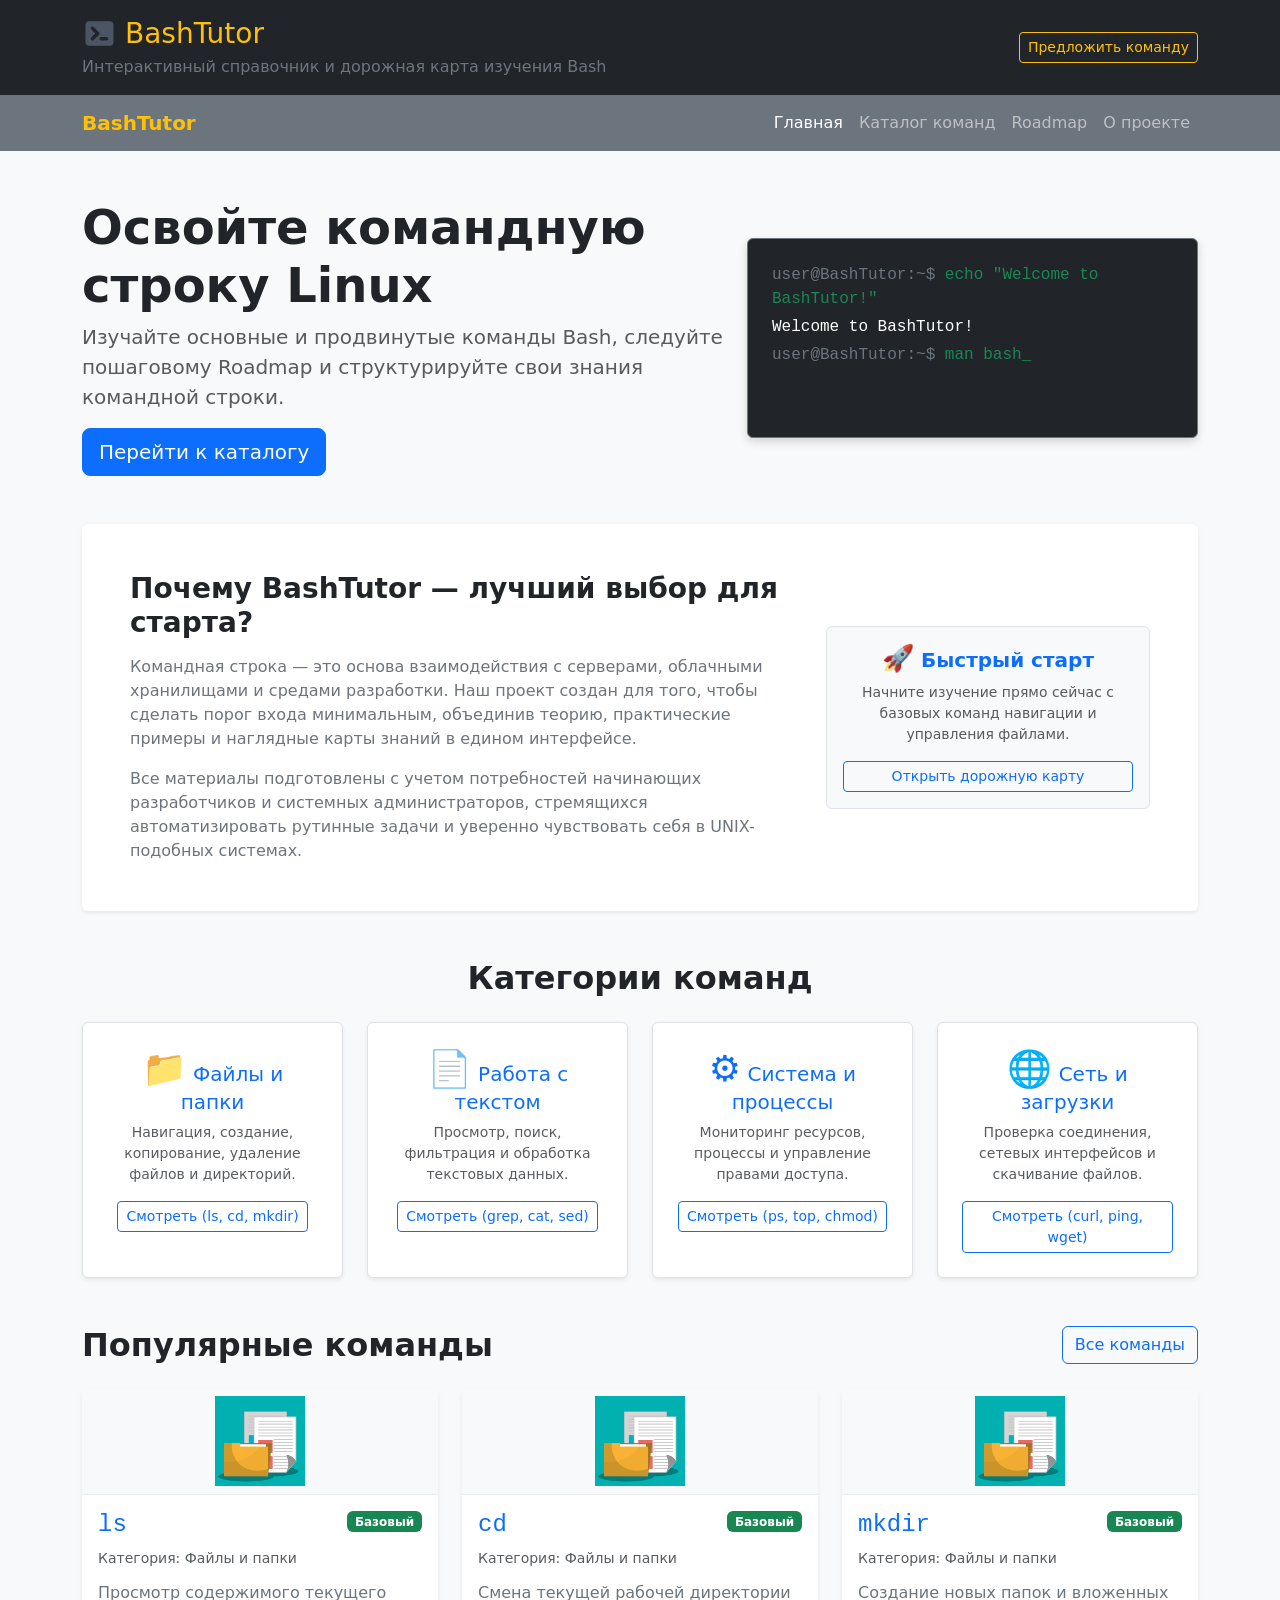
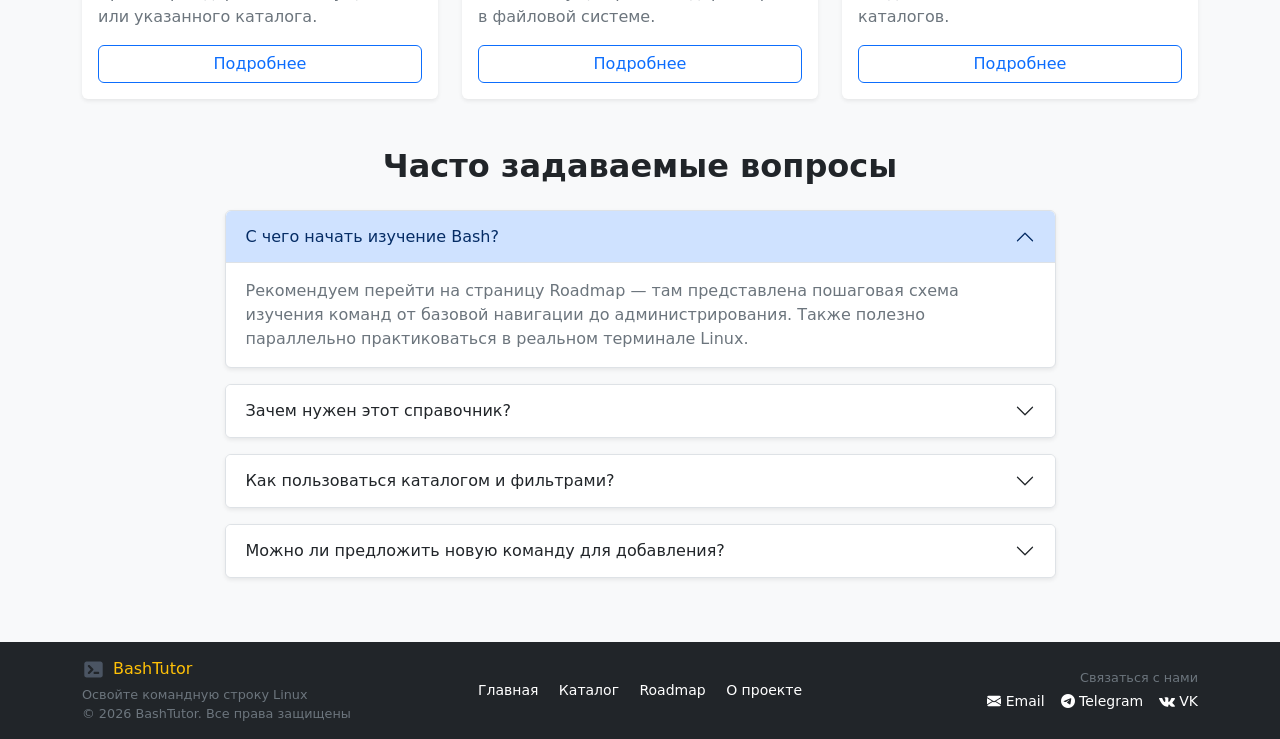
<file: index.html>
<!DOCTYPE html>
<html lang="ru">

<head>
    <meta charset="UTF-8">
    <meta name="viewport" content="width=device-width, initial-scale=1.0">
    <title>BashTutor — Образовательная платформа по командам Bash</title>
    <link href="https://cdn.jsdelivr.net/npm/bootstrap@5.3.3/dist/css/bootstrap.min.css" rel="stylesheet">
    <link rel="icon" href="images/icon.svg">
    <link rel="stylesheet" href="https://cdn.jsdelivr.net/npm/bootstrap-icons@1.11.3/font/bootstrap-icons.min.css">
    <link rel="stylesheet" href="css/custom.css">
</head>

<body class="d-flex flex-column min-vh-100 bg-light">

    <header class="bg-dark text-white py-3">
        <div class="container">
            <div class="row align-items-center">
                <div class="col-12 col-md-8">
                    <div class="d-flex align-items-center gap-2 mb-1">
                        <img class="logo" src="./images/icon.svg" width="35" height="35" alt="логотип">
                        <h1 class="h3 mb-0 text-warning">BashTutor</h1>
                    </div>
                    <p class="mb-0 text-secondary">Интерактивный справочник и дорожная карта изучения Bash</p>
                </div>
                <div class="col-12 col-md-4 text-md-end mt-2 mt-md-0">
                    <button type="button" class="btn btn-outline-warning btn-sm" data-bs-toggle="modal"
                        data-bs-target="#feedbackModal">
                        Предложить команду
                    </button>
                </div>
            </div>
        </div>
    </header>

    <nav class="navbar navbar-expand-lg navbar-dark bg-secondary">
        <div class="container">
            <a class="navbar-brand fw-bold text-warning" href="index.html">BashTutor</a>
            <button class="navbar-toggler" type="button" data-bs-toggle="collapse" data-bs-target="#mainNavbar"
                aria-controls="mainNavbar" aria-expanded="false" aria-label="Переключить навигацию">
                <span class="navbar-toggler-icon"></span>
            </button>
            <div class="collapse navbar-collapse" id="mainNavbar">
                <ul class="navbar-nav ms-auto">
                    <li class="nav-item">
                        <a class="nav-link active" aria-current="page" href="index.html">Главная</a>
                    </li>
                    <li class="nav-item">
                        <a class="nav-link" href="catalog.html">Каталог команд</a>
                    </li>
                    <li class="nav-item">
                        <a class="nav-link" href="roadmap.html">Roadmap</a>
                    </li>
                    <li class="nav-item">
                        <a class="nav-link" href="about.html">О проекте</a>
                    </li>
                </ul>
            </div>
        </div>
    </nav>

    <main class="flex-grow-1">
        <section class="container my-5">
            <div class="row align-items-center g-4">
                <div class="col-12 col-lg-7">
                    <h2 class="display-5 fw-bold text-dark">Освойте командную строку Linux</h2>
                    <p class="lead text-muted">
                        Изучайте основные и продвинутые команды Bash, следуйте пошаговому Roadmap и структурируйте свои
                        знания командной строки.
                    </p>
                    <div class="d-flex gap-3">
                        <a href="catalog.html" class="btn btn-primary btn-lg">Перейти к каталогу</a>
                    </div>
                </div>
                <div class="col-12 col-lg-5">
                    <div
                        class="p-4 bg-dark text-success rounded border border-secondary placeholder-box font-monospace">
                        <p class="mb-1"><span class="text-secondary">user@BashTutor:~$</span> echo "Welcome to
                            BashTutor!"</p>
                        <p class="mb-1 text-white">Welcome to BashTutor!</p>
                        <p class="mb-0"><span class="text-secondary">user@BashTutor:~$</span> man bash_</p>
                    </div>
                </div>
            </div>
        </section>

        <!-- Новый блок с дополнительным текстом и описанием -->
        <section class="container my-5">
            <div class="p-4 p-md-5 bg-white rounded shadow-sm border-0">
                <div class="row align-items-center g-4">
                    <div class="col-12 col-lg-8">
                        <h3 class="fw-bold text-dark mb-3">Почему BashTutor — лучший выбор для старта?</h3>
                        <p class="text-secondary mb-3">
                            Командная строка — это основа взаимодействия с серверами, облачными хранилищами и средами
                            разработки. Наш проект создан для того, чтобы сделать порог входа минимальным, объединив
                            теорию, практические примеры и наглядные карты знаний в едином интерфейсе.
                        </p>
                        <p class="text-secondary mb-0">
                            Все материалы подготовлены с учетом потребностей начинающих разработчиков и системных
                            администраторов, стремящихся автоматизировать рутинные задачи и уверенно чувствовать себя в
                            UNIX-подобных системах.
                        </p>
                    </div>
                    <div class="col-12 col-lg-4 text-center">
                        <div class="p-3 bg-light rounded border">
                            <h4 class="h5 fw-bold text-primary mb-2"><span style="font-size: 1.3em;">🚀</span> Быстрый
                                старт</h4>
                            <p class="small text-muted mb-3">Начните изучение прямо сейчас с базовых команд навигации и
                                управления файлами.</p>
                            <a href="roadmap.html" class="btn btn-sm btn-outline-primary w-100">Открыть дорожную
                                карту</a>
                        </div>
                    </div>
                </div>
            </div>
        </section>

        <section class="container my-5">
            <h2 class="text-center mb-4 fw-bold">Категории команд</h2>
            <div class="row g-4">
                <div class="col-12 col-md-6 col-lg-3">
                    <div class="p-4 border rounded bg-white h-100 shadow-sm text-center">
                        <h3 class="h5 text-primary"><span style="font-size: 1.8em;">📁</span> Файлы и папки</h3>
                        <p class="text-muted small">Навигация, создание, копирование, удаление файлов и директорий.</p>
                        <a href="catalog.html?cat=files" class="btn btn-sm btn-outline-primary">Смотреть (ls, cd,
                            mkdir)</a>
                    </div>
                </div>
                <div class="col-12 col-md-6 col-lg-3">
                    <div class="p-4 border rounded bg-white h-100 shadow-sm text-center">
                        <h3 class="h5 text-primary"><span style="font-size: 1.8em;">📄</span> Работа с текстом</h3>
                        <p class="text-muted small">Просмотр, поиск, фильтрация и обработка текстовых данных.</p>
                        <a href="catalog.html?cat=text" class="btn btn-sm btn-outline-primary">Смотреть (grep, cat,
                            sed)</a>
                    </div>
                </div>
                <div class="col-12 col-md-6 col-lg-3">
                    <div class="p-4 border rounded bg-white h-100 shadow-sm text-center">
                        <h3 class="h5 text-primary"><span style="font-size: 1.8em;">⚙️</span> Система и процессы</h3>
                        <p class="text-muted small">Мониторинг ресурсов, процессы и управление правами доступа.</p>
                        <a href="catalog.html?cat=system" class="btn btn-sm btn-outline-primary">Смотреть (ps, top,
                            chmod)</a>
                    </div>
                </div>
                <div class="col-12 col-md-6 col-lg-3">
                    <div class="p-4 border rounded bg-white h-100 shadow-sm text-center">
                        <h3 class="h5 text-primary"><span style="font-size: 1.8em;">🌐</span> Сеть и загрузки</h3>
                        <p class="text-muted small">Проверка соединения, сетевых интерфейсов и скачивание файлов.</p>
                        <a href="catalog.html?cat=network" class="btn btn-sm btn-outline-primary">Смотреть (curl, ping,
                            wget)</a>
                    </div>
                </div>
            </div>
        </section>

        <section class="container my-5">
            <div class="d-flex justify-content-between align-items-center mb-4">
                <h2 class="mb-0 fw-bold">Популярные команды</h2>
                <a class="btn btn-outline-primary" href="catalog.html">Все команды</a>
            </div>
            <div class="row g-4">

                <div class="col-12 col-md-6 col-lg-4">
                    <div class="card h-100 shadow-sm border-0">
                        <div
                            class="card-img-top card-illustration bg-light py-2 text-center d-flex align-items-center justify-content-center">
                            <img src="./images/folders.jpg" class="img-fluid" style="max-height: 90px;"
                                alt="Иллюстрация">
                        </div>
                        <div class="card-body d-flex flex-column">
                            <div class="d-flex justify-content-between align-items-start mb-2">
                                <h2 class="card-title h4 font-monospace text-primary mb-0">ls</h2>
                                <span class="badge bg-success">Базовый</span>
                            </div>
                            <p class="text-muted small mb-1">Категория: Файлы и папки</p>
                            <p class="card-text text-secondary mt-2 mb-3">Просмотр содержимого текущего или указанного
                                каталога.</p>
                            <a href="./commands/command-ls.html" class="btn btn-outline-primary mt-auto">Подробнее</a>
                        </div>
                    </div>
                </div>

                <div class="col-12 col-md-6 col-lg-4">
                    <div class="card h-100 shadow-sm border-0">
                        <div
                            class="card-img-top card-illustration bg-light py-2 text-center d-flex align-items-center justify-content-center">
                            <img src="./images/folders.jpg" class="img-fluid" style="max-height: 90px;"
                                alt="Иллюстрация">
                        </div>
                        <div class="card-body d-flex flex-column">
                            <div class="d-flex justify-content-between align-items-start mb-2">
                                <h2 class="card-title h4 font-monospace text-primary mb-0">cd</h2>
                                <span class="badge bg-success">Базовый</span>
                            </div>
                            <p class="text-muted small mb-1">Категория: Файлы и папки</p>
                            <p class="card-text text-secondary mt-2 mb-3">Смена текущей рабочей директории в файловой
                                системе.</p>
                            <a href="./commands/command-cd.html" class="btn btn-outline-primary mt-auto">Подробнее</a>
                        </div>
                    </div>
                </div>

                <div class="col-12 col-md-6 col-lg-4">
                    <div class="card h-100 shadow-sm border-0">
                        <div
                            class="card-img-top card-illustration bg-light py-2 text-center d-flex align-items-center justify-content-center">
                            <img src="./images/folders.jpg" class="img-fluid" style="max-height: 90px;"
                                alt="Иллюстрация">
                        </div>
                        <div class="card-body d-flex flex-column">
                            <div class="d-flex justify-content-between align-items-start mb-2">
                                <h2 class="card-title h4 font-monospace text-primary mb-0">mkdir</h2>
                                <span class="badge bg-success">Базовый</span>
                            </div>
                            <p class="text-muted small mb-1">Категория: Файлы и папки</p>
                            <p class="card-text text-secondary mt-2 mb-3">Создание новых папок и вложенных каталогов.
                            </p>
                            <a href="./commands/command-mkdir.html"
                                class="btn btn-outline-primary mt-auto">Подробнее</a>
                        </div>
                    </div>
                </div>
            </div>
        </section>

        <section class="container my-5">
            <h2 class="text-center mb-4 fw-bold">Часто задаваемые вопросы</h2>
            <div class="row justify-content-center">
                <div class="col-12 col-lg-9">
                    <div class="accordion" id="faqAccordion">
                        <div class="accordion-item mb-3 border rounded shadow-sm overflow-hidden">
                            <h3 class="accordion-header" id="faqHeading1">
                                <button class="accordion-button" type="button" data-bs-toggle="collapse"
                                    data-bs-target="#faqCollapse1" aria-expanded="true" aria-controls="faqCollapse1">
                                    С чего начать изучение Bash?
                                </button>
                            </h3>
                            <div id="faqCollapse1" class="accordion-collapse collapse show"
                                aria-labelledby="faqHeading1">
                                <div class="accordion-body text-secondary">
                                    Рекомендуем перейти на страницу Roadmap — там представлена пошаговая схема изучения
                                    команд от базовой навигации до администрирования. Также полезно параллельно
                                    практиковаться в реальном терминале Linux.
                                </div>
                            </div>
                        </div>

                        <div class="accordion-item mb-3 border rounded shadow-sm overflow-hidden">
                            <h3 class="accordion-header" id="faqHeading2">
                                <button class="accordion-button collapsed" type="button" data-bs-toggle="collapse"
                                    data-bs-target="#faqCollapse2" aria-expanded="false" aria-controls="faqCollapse2">
                                    Зачем нужен этот справочник?
                                </button>
                            </h3>
                            <div id="faqCollapse2" class="accordion-collapse collapse" aria-labelledby="faqHeading2">
                                <div class="accordion-body text-secondary">
                                    Он позволяет быстро находить синтаксис, ключи, флаги и рабочие примеры использования
                                    команд без необходимости долго искать их в мануалах (`man`). Каждый раздел содержит
                                    структурированную документацию и практические примеры.
                                </div>
                            </div>
                        </div>

                        <div class="accordion-item mb-3 border rounded shadow-sm overflow-hidden">
                            <h3 class="accordion-header" id="faqHeading3">
                                <button class="accordion-button collapsed" type="button" data-bs-toggle="collapse"
                                    data-bs-target="#faqCollapse3" aria-expanded="false" aria-controls="faqCollapse3">
                                    Как пользоваться каталогом и фильтрами?
                                </button>
                            </h3>
                            <div id="faqCollapse3" class="accordion-collapse collapse" aria-labelledby="faqHeading3">
                                <div class="accordion-body text-secondary">
                                    На странице «Каталог команд» вы можете использовать удобную строку поиска по
                                    названию команды, а также выпадающий список для фильтрации по конкретным
                                    функциональным категориям.
                                </div>
                            </div>
                        </div>

                        <div class="accordion-item mb-3 border rounded shadow-sm overflow-hidden">
                            <h3 class="accordion-header" id="faqHeading4">
                                <button class="accordion-button collapsed" type="button" data-bs-toggle="collapse"
                                    data-bs-target="#faqCollapse4" aria-expanded="false" aria-controls="faqCollapse4">
                                    Можно ли предложить новую команду для добавления?
                                </button>
                            </h3>
                            <div id="faqCollapse4" class="accordion-collapse collapse" aria-labelledby="faqHeading4">
                                <div class="accordion-body text-secondary">
                                    Да! Для этого предусмотрена специальная интерактивная кнопка «Предложить команду» в
                                    шапке сайта. Откроется модальное окно, где вы сможете указать название новой
                                    команды, её категорию и краткое описание.
                                </div>
                            </div>
                        </div>
                    </div>
                </div>
            </div>
        </section>
    </main>

    <div class="modal fade" id="feedbackModal" tabindex="-1" aria-labelledby="feedbackModalLabel" aria-hidden="true">
        <div class="modal-dialog modal-dialog-centered">
            <div class="modal-content">
                <div class="modal-header bg-primary text-white">
                    <h5 class="modal-title" id="feedbackModalLabel">Предложить новую команду</h5>
                    <button type="button" class="btn-close btn-close-white" data-bs-dismiss="modal"
                        aria-label="Закрыть"></button>
                </div>
                <form>
                    <div class="modal-body">
                        <p class="text-muted small mb-3">Знаете полезную команду Bash, которой нет в нашем справочнике?
                            Заполните форму ниже.</p>

                        <div class="mb-3">
                            <label for="cmd-name" class="form-label">Название команды *</label>
                            <input type="text" class="form-control font-monospace" id="cmd-name"
                                placeholder="например, htop" required>
                        </div>

                        <div class="mb-3">
                            <label for="cmd-category" class="form-label">Категория *</label>
                            <select class="form-select" id="cmd-category" required>
                                <option value="" selected disabled>Выберите категорию</option>
                                <option value="files">Файлы и папки</option>
                                <option value="text">Работа с текстом</option>
                                <option value="system">Система и процессы</option>
                                <option value="network">Сеть и загрузки</option>
                            </select>
                        </div>

                        <div class="mb-3">
                            <label for="cmd-description" class="form-label">Краткое описание / Пример
                                использования</label>
                            <textarea class="form-control" id="cmd-description" rows="3"
                                placeholder="Опишите, зачем нужна команда и приведите пример..."></textarea>
                        </div>

                        <div class="mb-3">
                            <label for="user-email" class="form-label">Ваш E-mail (опционально)</label>
                            <div class="input-group">
                                <span class="input-group-text">@</span>
                                <input type="email" class="form-control" id="user-email" placeholder="name@example.com">
                            </div>
                        </div>

                        <div class="form-check mb-2">
                            <input class="form-check-input" type="checkbox" id="agreeCheck" required>
                            <label class="form-check-label small text-muted" for="agreeCheck">
                                Согласен на публикацию предложенного примера
                            </label>
                        </div>
                    </div>
                    <div class="modal-footer">
                        <button type="button" class="btn btn-outline-secondary" data-bs-dismiss="modal">Отмена</button>
                        <button type="submit" class="btn btn-primary">Отправить предложение</button>
                    </div>
                </form>
            </div>
        </div>
    </div>

    <footer class="bg-dark text-white py-3 mt-auto small">
        <div class="container">
            <div class="row align-items-center g-3">
                <div class="col-12 col-md-4 text-center text-md-start">
                    <div class="d-flex align-items-center justify-content-center justify-content-md-start gap-2 mb-1">
                        <img class="logo" src="./images/icon.svg" width="23" height="23" alt="логотип">
                        <h1 class="h6 mb-0 text-warning">BashTutor</h1>
                    </div>
                    <p class="mb-0 text-secondary" style="font-size: 0.8rem;">Освойте командную строку Linux</p>
                    <p class="mb-0 text-secondary" style="font-size: 0.8rem;">&copy; 2026 BashTutor. Все права защищены
                    </p>
                </div>

                <div class="col-12 col-md-4 text-center text-nowrap">
                    <ul class="list-inline mb-0">
                        <li class="list-inline-item me-3"><a href="./index.html"
                                class="text-white text-decoration-none">Главная</a></li>
                        <li class="list-inline-item me-3"><a href="./catalog.html"
                                class="text-white text-decoration-none">Каталог</a></li>
                        <li class="list-inline-item me-3"><a href="./roadmap.html"
                                class="text-white text-decoration-none">Roadmap</a></li>
                        <li class="list-inline-item"><a href="./about.html" class="text-white text-decoration-none">О
                                проекте</a></li>
                    </ul>
                </div>

                <div class="col-12 col-md-4 text-center text-md-end">
                    <p class="mb-1 text-secondary" style="font-size: 0.8rem;">Связаться с нами</p>
                    <div class="d-flex justify-content-center justify-content-md-end align-items-center gap-3">
                        <a href="mailto:example@mail.ru" class="text-white text-decoration-none" title="Email">
                            <i class="bi bi-envelope-fill"></i> Email
                        </a>
                        <a href="https://t.me/your_telegram" target="_blank" class="text-white text-decoration-none"
                            title="Telegram">
                            <i class="bi bi-telegram"></i> Telegram
                        </a>
                        <a href="https://vk.com/your_vk" target="_blank"
                            class="text-white text-decoration-none d-inline-flex align-items-center gap-1"
                            title="ВКонтакте">
                            <svg xmlns="http://www.w3.org/2000/svg" width="16" height="16" fill="currentColor"
                                viewBox="0 0 24 24">
                                <path
                                    d="M13.162 18.994c.609 0 .858-.406.851-.915-.031-1.917.714-2.949 2.059-1.604 1.488 1.488 1.796 2.519 3.603 2.519h3.2c.808 0 1.126-.26 1.126-.668 0-.863-1.421-2.386-2.625-3.504-1.686-1.565-1.765-1.602-.313-3.486 1.801-2.339 4.157-5.336 2.073-5.336h-3.981c-.772 0-.828.435-1.103 1.083-.995 2.347-2.886 5.387-3.604 4.922-.751-.485-.407-2.406-.35-5.261.015-.754.011-1.271-1.141-1.539-.629-.145-1.241-.205-1.809-.205-2.273 0-3.841.953-2.95 1.119 1.571.293 1.42 3.692 1.054 5.16-.638 2.556-3.036-2.024-4.035-4.305-.241-.548-.315-.974-1.175-.974h-3.255c-.492 0-.787.16-.787.516 0 .602 2.96 6.72 5.786 9.77 2.756 2.975 5.48 2.708 7.376 2.708z" />
                            </svg>
                            VK
                        </a>
                    </div>
                </div>
            </div>
        </div>
    </footer>

    <button type="button"
        class="btn btn-primary position-fixed m-3 shadow align-items-center justify-content-center d-none"
        id="backToTopBtn" style="bottom: 75px; right: 40px;" title="Наверх">
        Наверх
    </button>

    <script src="./scripts/main.js"></script>
    <script src="https://cdn.jsdelivr.net/npm/bootstrap@5.3.3/dist/js/bootstrap.bundle.min.js"></script>
</body>

</html>
</file>
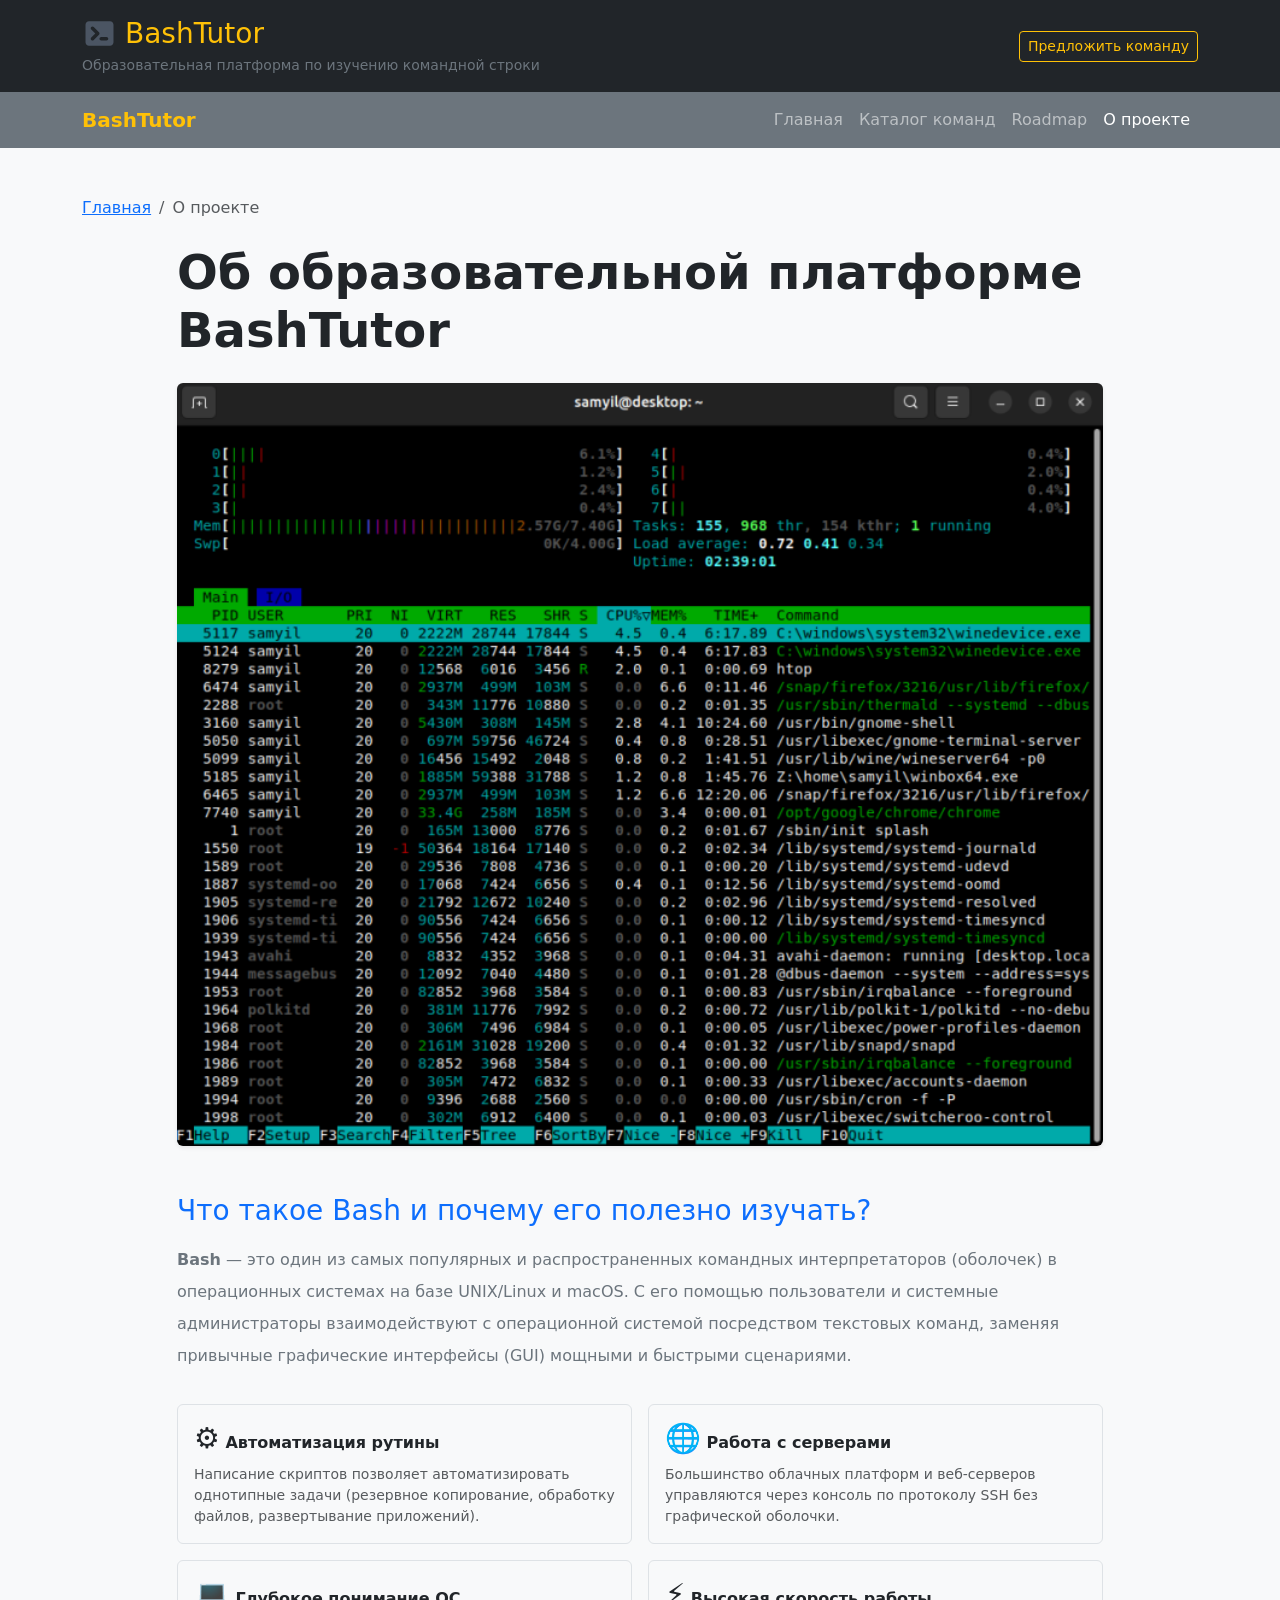
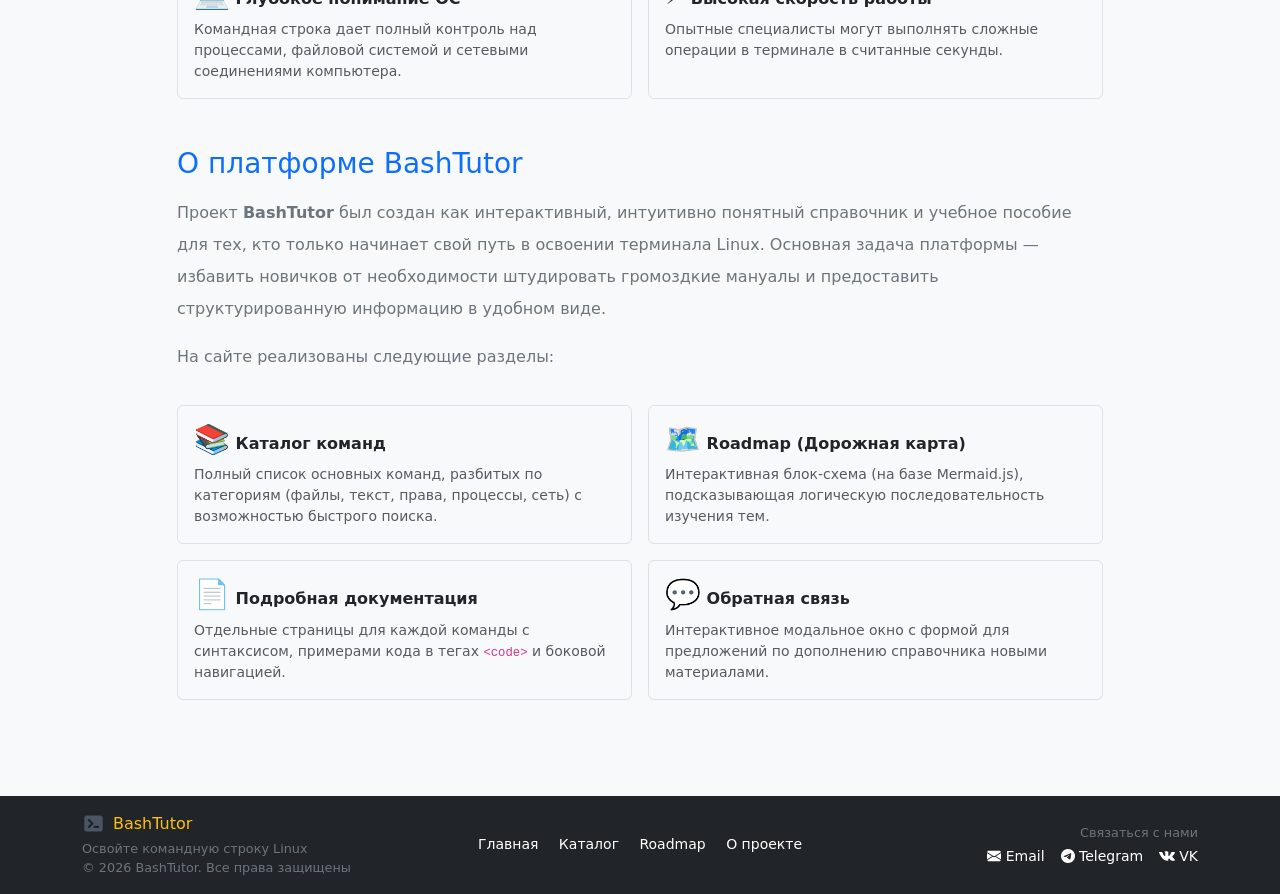
<file: about.html>
<!DOCTYPE html>
<html lang="ru">

<head>
    <meta charset="UTF-8">
    <meta name="viewport" content="width=device-width, initial-scale=1.0">
    <title>О проекте — BashTutor</title>
    <link href="https://cdn.jsdelivr.net/npm/bootstrap@5.3.3/dist/css/bootstrap.min.css" rel="stylesheet">
    <link rel="stylesheet" href="https://cdn.jsdelivr.net/npm/bootstrap-icons@1.11.3/font/bootstrap-icons.min.css">
    <link rel="stylesheet" href="css/custom.css">
    <link rel="icon" href="images/icon.svg">
</head>

<body class="d-flex flex-column min-vh-100 bg-light">

    <header class="bg-dark text-white py-3">
        <div class="container">
            <div class="row align-items-center">
                <div class="col-12 col-md-8">
                    <div class="d-flex align-items-center gap-2 mb-1">
                        <img class="logo" src="./images/icon.svg" width="35" height="35" alt="логотип">
                        <h1 class="h3 mb-0 text-warning">BashTutor</h1>
                    </div>
                    <p class="mb-0 text-secondary small mt-1">Образовательная платформа по изучению командной строки</p>
                </div>
                <div class="col-12 col-md-4 text-md-end mt-2 mt-md-0">
                    <button type="button" class="btn btn-outline-warning btn-sm" data-bs-toggle="modal"
                        data-bs-target="#feedbackModal">
                        Предложить команду
                    </button>
                </div>
            </div>
        </div>
    </header>

    <nav class="navbar navbar-expand-lg navbar-dark bg-secondary">
        <div class="container">
            <a class="navbar-brand fw-bold text-warning" href="index.html">BashTutor</a>
            <button class="navbar-toggler" type="button" data-bs-toggle="collapse" data-bs-target="#mainNavbar">
                <span class="navbar-toggler-icon"></span>
            </button>
            <div class="collapse navbar-collapse" id="mainNavbar">
                <ul class="navbar-nav ms-auto">
                    <li class="nav-item"><a class="nav-link" href="index.html">Главная</a></li>
                    <li class="nav-item"><a class="nav-link" href="catalog.html">Каталог команд</a></li>
                    <li class="nav-item"><a class="nav-link" href="roadmap.html">Roadmap</a></li>
                    <li class="nav-item"><a class="nav-link active" aria-current="page" href="about.html">О проекте</a>
                    </li>
                </ul>
            </div>
        </div>
    </nav>

    <main class="container my-5 flex-grow-1">

        <nav aria-label="breadcrumb" class="mb-4">
            <ol class="breadcrumb">
                <li class="breadcrumb-item"><a href="index.html">Главная</a></li>
                <li class="breadcrumb-item active" aria-current="page">О проекте</li>
            </ol>
        </nav>

        <div class="row justify-content-center">
            <div class="col-12 col-lg-10">

                <h1 class="display-5 fw-bold text-dark mb-4">Об образовательной платформе BashTutor</h1>

                <div class="card bg-light border-0 mb-5 text-center p-0 rounded">
                    <img src="./images/terminal.png" class="img-fluid rounded shadow-sm" alt="Баннер проекта BashTutor">
                </div>

                <section class="mb-5">
                    <h2 class="h3 text-primary mb-3">Что такое Bash и почему его полезно изучать?</h2>
                    <p class="text-secondary lh-lg">
                        <strong>Bash</strong> — это один из самых популярных и распространенных
                        командных интерпретаторов (оболочек) в операционных системах на базе UNIX/Linux и macOS. С
                        его помощью пользователи и системные администраторы взаимодействуют с операционной системой
                        посредством текстовых команд, заменяя привычные графические интерфейсы (GUI) мощными и
                        быстрыми сценариями.
                    </p>
                    <div class="row g-3 mt-2">
                        <div class="col-12 col-md-6">
                            <div class="p-3 border rounded bg-light h-100">
                                <h5 class="h6 fw-bold text-dark"><span style="font-size: 1.8em;">⚙️</span> Автоматизация рутины</h5>
                                <p class="small text-muted mb-0">Написание скриптов позволяет автоматизировать
                                    однотипные задачи (резервное копирование, обработку файлов, развертывание
                                    приложений).</p>
                            </div>
                        </div>
                        <div class="col-12 col-md-6">
                            <div class="p-3 border rounded bg-light h-100">
                                <h5 class="h6 fw-bold text-dark"><span style="font-size: 1.8em;">🌐</span> Работа с серверами</h5>
                                <p class="small text-muted mb-0">Большинство облачных платформ и веб-серверов
                                    управляются через консоль по протоколу SSH без графической оболочки.</p>
                            </div>
                        </div>
                        <div class="col-12 col-md-6">
                            <div class="p-3 border rounded bg-light h-100">
                                <h5 class="h6 fw-bold text-dark"><span style="font-size: 1.8em;">💻</span> Глубокое понимание ОС</h5>
                                <p class="small text-muted mb-0">Командная строка дает полный контроль над процессами,
                                    файловой системой и сетевыми соединениями компьютера.</p>
                            </div>
                        </div>
                        <div class="col-12 col-md-6">
                            <div class="p-3 border rounded bg-light h-100">
                                <h5 class="h6 fw-bold text-dark"><span style="font-size: 1.8em;">⚡</span> Высокая скорость работы</h5>
                                <p class="small text-muted mb-0">Опытные специалисты могут выполнять сложные операции в
                                    терминале в считанные секунды.</p>
                            </div>
                        </div>
                    </div>
                </section>

                <section class="mb-5">
                    <h2 class="h3 text-primary mb-3">О платформе BashTutor</h2>
                    <p class="text-secondary lh-lg">
                        Проект <strong>BashTutor</strong> был создан как интерактивный, интуитивно понятный
                        справочник и учебное пособие для тех, кто только начинает свой путь в освоении терминала
                        Linux. Основная задача платформы — избавить новичков от необходимости штудировать громоздкие
                        мануалы и предоставить структурированную информацию в удобном виде.
                    </p>
                    <p class="text-secondary lh-lg">
                        На сайте реализованы следующие разделы:
                    </p>
                    <div class="row g-3 mt-2">
                        <div class="col-12 col-md-6">
                            <div class="p-3 border rounded bg-light h-100">
                                <h5 class="h6 fw-bold text-dark"><span style="font-size: 1.8em;">📚</span> Каталог команд</h5>
                                <p class="small text-muted mb-0">Полный список основных команд, разбитых по
                                    категориям (файлы, текст, права, процессы, сеть) с возможностью быстрого поиска.
                                </p>
                            </div>
                        </div>
                        <div class="col-12 col-md-6">
                            <div class="p-3 border rounded bg-light h-100">
                                <h5 class="h6 fw-bold text-dark"><span style="font-size: 1.8em;">🗺️</span> Roadmap (Дорожная карта)</h5>
                                <p class="small text-muted mb-0">Интерактивная блок-схема (на базе Mermaid.js),
                                    подсказывающая логическую последовательность изучения тем.</p>
                            </div>
                        </div>
                        <div class="col-12 col-md-6">
                            <div class="p-3 border rounded bg-light h-100">
                                <h5 class="h6 fw-bold text-dark"><span style="font-size: 1.8em;">📄</span> Подробная документация</h5>
                                <p class="small text-muted mb-0">Отдельные страницы для каждой команды с
                                    синтаксисом, примерами кода в тегах <code>&lt;code&gt;</code> и боковой
                                    навигацией.</p>
                            </div>
                        </div>
                        <div class="col-12 col-md-6">
                            <div class="p-3 border rounded bg-light h-100">
                                <h5 class="h6 fw-bold text-dark"><span style="font-size: 1.8em;">💬</span> Обратная связь</h5>
                                <p class="small text-muted mb-0">Интерактивное модальное окно с формой для
                                    предложений по дополнению справочника новыми материалами.</p>
                            </div>
                        </div>
                    </div>
                </section>
            </div>
        </div>
    </main>

    <div class="modal fade" id="feedbackModal" tabindex="-1" aria-labelledby="feedbackModalLabel" aria-hidden="true">
        <div class="modal-dialog modal-dialog-centered">
            <div class="modal-content">
                <div class="modal-header bg-primary text-white">
                    <h5 class="modal-title" id="feedbackModalLabel">Предложить новую команду</h5>
                    <button type="button" class="btn-close btn-close-white" data-bs-dismiss="modal"
                        aria-label="Закрыть"></button>
                </div>
                <form>
                    <div class="modal-body">
                        <p class="text-muted small mb-3">Знаете полезную команду Bash, которой нет в нашем справочнике?
                            Заполните форму ниже.</p>

                        <div class="mb-3">
                            <label for="cmd-name" class="form-label">Название команды *</label>
                            <input type="text" class="form-control font-monospace" id="cmd-name"
                                placeholder="например, htop" required>
                        </div>

                        <div class="mb-3">
                            <label for="cmd-category" class="form-label">Категория *</label>
                            <select class="form-select" id="cmd-category" required>
                                <option value="" selected disabled>Выберите категорию</option>
                                <option value="files">Файлы и папки</option>
                                <option value="text">Работа с текстом</option>
                                <option value="system">Система и процессы</option>
                                <option value="network">Сеть и загрузки</option>
                            </select>
                        </div>

                        <div class="mb-3">
                            <label for="cmd-description" class="form-label">Краткое описание / Пример
                                использования</label>
                            <textarea class="form-control" id="cmd-description" rows="3"
                                placeholder="Опишите, зачем нужна команда и приведите пример..."></textarea>
                        </div>

                        <div class="mb-3">
                            <label for="user-email" class="form-label">Ваш E-mail (опционально)</label>
                            <div class="input-group">
                                <span class="input-group-text">@</span>
                                <input type="email" class="form-control" id="user-email" placeholder="name@example.com">
                            </div>
                        </div>

                        <div class="form-check mb-2">
                            <input class="form-check-input" type="checkbox" id="agreeCheck" required>
                            <label class="form-check-label small text-muted" for="agreeCheck">
                                Согласен на публикацию предложенного примера
                            </label>
                        </div>
                    </div>
                    <div class="modal-footer">
                        <button type="button" class="btn btn-outline-secondary" data-bs-dismiss="modal">Отмена</button>
                        <button type="submit" class="btn btn-primary">Отправить предложение</button>
                    </div>
                </form>
            </div>
        </div>
    </div>

    <footer class="bg-dark text-white py-3 mt-auto small">
        <div class="container">
            <div class="row align-items-center g-3">
                <div class="col-12 col-md-4 text-center text-md-start">
                    <div class="d-flex align-items-center justify-content-center justify-content-md-start gap-2 mb-1">
                        <img class="logo" src="./images/icon.svg" width="23" height="23" alt="логотип">
                        <h1 class="h6 mb-0 text-warning">BashTutor</h1>
                    </div>
                    <p class="mb-0 text-secondary" style="font-size: 0.8rem;">Освойте командную строку Linux</p>
                    <p class="mb-0 text-secondary" style="font-size: 0.8rem;">&copy; 2026 BashTutor. Все права защищены
                    </p>
                </div>

                <div class="col-12 col-md-4 text-center text-nowrap">
                    <ul class="list-inline mb-0">
                        <li class="list-inline-item me-3"><a href="./index.html"
                                class="text-white text-decoration-none">Главная</a></li>
                        <li class="list-inline-item me-3"><a href="./catalog.html"
                                class="text-white text-decoration-none">Каталог</a></li>
                        <li class="list-inline-item me-3"><a href="./roadmap.html"
                                class="text-white text-decoration-none">Roadmap</a></li>
                        <li class="list-inline-item"><a href="./about.html" class="text-white text-decoration-none">О
                                проекте</a></li>
                    </ul>
                </div>

                <div class="col-12 col-md-4 text-center text-md-end">
                    <p class="mb-1 text-secondary" style="font-size: 0.8rem;">Связаться с нами</p>
                    <div class="d-flex justify-content-center justify-content-md-end align-items-center gap-3">
                        <a href="mailto:example@mail.ru" class="text-white text-decoration-none" title="Email">
                            <i class="bi bi-envelope-fill"></i> Email
                        </a>
                        <a href="https://t.me/your_telegram" target="_blank" class="text-white text-decoration-none"
                            title="Telegram">
                            <i class="bi bi-telegram"></i> Telegram
                        </a>
                        <a href="https://vk.com/your_vk" target="_blank"
                            class="text-white text-decoration-none d-inline-flex align-items-center gap-1"
                            title="ВКонтакте">
                            <svg xmlns="http://www.w3.org/2000/svg" width="16" height="16" fill="currentColor"
                                viewBox="0 0 24 24">
                                <path
                                    d="M13.162 18.994c.609 0 .858-.406.851-.915-.031-1.917.714-2.949 2.059-1.604 1.488 1.488 1.796 2.519 3.603 2.519h3.2c.808 0 1.126-.26 1.126-.668 0-.863-1.421-2.386-2.625-3.504-1.686-1.565-1.765-1.602-.313-3.486 1.801-2.339 4.157-5.336 2.073-5.336h-3.981c-.772 0-.828.435-1.103 1.083-.995 2.347-2.886 5.387-3.604 4.922-.751-.485-.407-2.406-.35-5.261.015-.754.011-1.271-1.141-1.539-.629-.145-1.241-.205-1.809-.205-2.273 0-3.841.953-2.95 1.119 1.571.293 1.42 3.692 1.054 5.16-.638 2.556-3.036-2.024-4.035-4.305-.241-.548-.315-.974-1.175-.974h-3.255c-.492 0-.787.16-.787.516 0 .602 2.96 6.72 5.786 9.77 2.756 2.975 5.48 2.708 7.376 2.708z" />
                            </svg>
                            VK
                        </a>
                    </div>
                </div>
            </div>
        </div>
    </footer>

    <button type="button"
        class="btn btn-primary position-fixed m-3 shadow align-items-center justify-content-center d-none"
        id="backToTopBtn" style="bottom: 75px; right: 40px;" title="Наверх">
        Наверх
    </button>

    <script src="./scripts/main.js"></script>

    <script src="https://cdn.jsdelivr.net/npm/bootstrap@5.3.3/dist/js/bootstrap.bundle.min.js"></script>
</body>

</html>
</file>
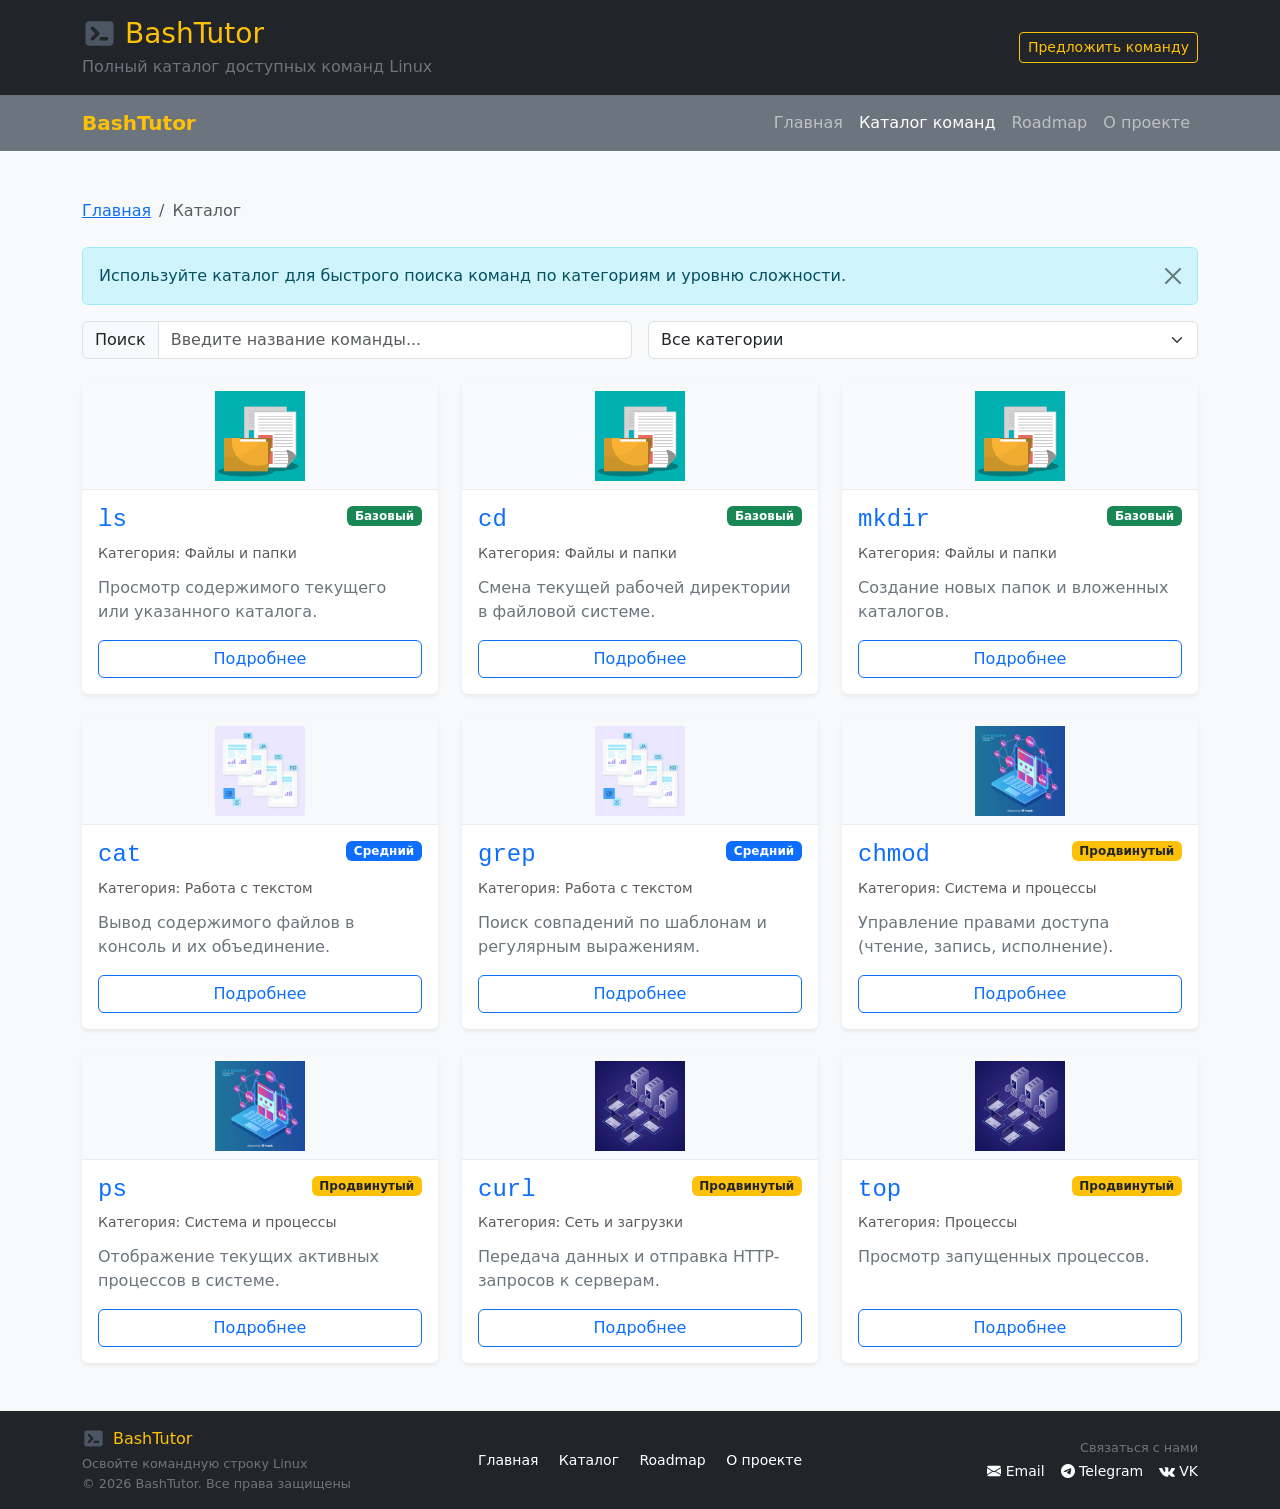
<file: catalog.html>
<!DOCTYPE html>
<html lang="ru">

<head>
    <meta charset="UTF-8">
    <meta name="viewport" content="width=device-width, initial-scale=1.0">
    <title>Каталог команд — BashTutor</title>
    <link href="https://cdn.jsdelivr.net/npm/bootstrap@5.3.3/dist/css/bootstrap.min.css" rel="stylesheet">
    <link rel="stylesheet" href="https://cdn.jsdelivr.net/npm/bootstrap-icons@1.11.3/font/bootstrap-icons.min.css">
    <link rel="stylesheet" href="css/custom.css">
    <link rel="icon" href="images/icon.svg">
</head>

<body class="d-flex flex-column min-vh-100 bg-light">

    <header class="bg-dark text-white py-3">
        <div class="container">
            <div class="row align-items-center">
                <div class="col-12 col-md-8">
                    <div class="d-flex align-items-center gap-2 mb-1">
                        <img class="logo" src="./images/icon.svg" width="35" height="35" alt="логотип">
                        <h1 class="h3 mb-0 text-warning">BashTutor</h1>
                    </div>
                    <p class="mb-0 text-secondary">Полный каталог доступных команд Linux</p>
                </div>
                <div class="col-12 col-md-4 text-md-end mt-2 mt-md-0">
                    <button type="button" class="btn btn-outline-warning btn-sm" data-bs-toggle="modal"
                        data-bs-target="#feedbackModal">
                        Предложить команду
                    </button>
                </div>
            </div>
        </div>
    </header>

    <nav class="navbar navbar-expand-lg navbar-dark bg-secondary">
        <div class="container">
            <a class="navbar-brand fw-bold text-warning" href="index.html">BashTutor</a>
            <button class="navbar-toggler" type="button" data-bs-toggle="collapse" data-bs-target="#mainNavbar">
                <span class="navbar-toggler-icon"></span>
            </button>
            <div class="collapse navbar-collapse" id="mainNavbar">
                <ul class="navbar-nav ms-auto">
                    <li class="nav-item"><a class="nav-link" href="index.html">Главная</a></li>
                    <li class="nav-item"><a class="nav-link active" aria-current="page" href="catalog.html">Каталог
                            команд</a></li>
                    <li class="nav-item"><a class="nav-link" href="roadmap.html">Roadmap</a></li>
                    <li class="nav-item">
                        <a class="nav-link" href="about.html">О проекте</a>
                    </li>
                </ul>
            </div>
        </div>
    </nav>

    <main class="container my-5 flex-grow-1">
        <nav aria-label="breadcrumb" class="mb-4">
            <ol class="breadcrumb">
                <li class="breadcrumb-item"><a href="index.html">Главная</a></li>
                <li class="breadcrumb-item active" aria-current="page">Каталог</li>
            </ol>
        </nav>

        <div class="alert alert-info alert-dismissible fade show" role="alert">
            Используйте каталог для быстрого поиска команд по категориям и уровню сложности.
            <button type="button" class="btn-close" data-bs-dismiss="alert" aria-label="Закрыть"></button>
        </div>

        <div class="row g-3 mb-4">
            <div class="col-12 col-md-6">
                <div class="input-group">
                    <span class="input-group-text">Поиск</span>
                    <input type="text" class="form-control" placeholder="Введите название команды...">
                </div>
            </div>
            <div class="col-12 col-md-6">
                <select class="form-select">
                    <option selected>Все категории</option>
                    <option value="files">Файлы и папки</option>
                    <option value="text">Работа с текстом</option>
                    <option value="system">Система и процессы</option>
                    <option value="network">Сеть и загрузки</option>
                </select>
            </div>
        </div>

        <div class="row g-4">

            <div class="col-12 col-md-6 col-lg-4">
                <div class="card h-100 shadow-sm border-0">
                    <div
                        class="card-img-top card-illustration bg-light py-2 text-center d-flex align-items-center justify-content-center">
                        <img src="./images/folders.jpg" class="img-fluid" style="max-height: 90px;" alt="Иллюстрация">
                    </div>
                    <div class="card-body d-flex flex-column">
                        <div class="d-flex justify-content-between align-items-start mb-2">
                            <h2 class="card-title h4 font-monospace text-primary mb-0">ls</h2>
                            <span class="badge bg-success">Базовый</span>
                        </div>
                        <p class="text-muted small mb-1">Категория: Файлы и папки</p>
                        <p class="card-text text-secondary mt-2 mb-3">Просмотр содержимого текущего или указанного
                            каталога.</p>
                        <a href="./commands/command-ls.html" class="btn btn-outline-primary mt-auto">Подробнее</a>
                    </div>
                </div>
            </div>

            <div class="col-12 col-md-6 col-lg-4">
                <div class="card h-100 shadow-sm border-0">
                    <div
                        class="card-img-top card-illustration bg-light py-2 text-center d-flex align-items-center justify-content-center">
                        <img src="./images/folders.jpg" class="img-fluid" style="max-height: 90px;" alt="Иллюстрация">
                    </div>
                    <div class="card-body d-flex flex-column">
                        <div class="d-flex justify-content-between align-items-start mb-2">
                            <h2 class="card-title h4 font-monospace text-primary mb-0">cd</h2>
                            <span class="badge bg-success">Базовый</span>
                        </div>
                        <p class="text-muted small mb-1">Категория: Файлы и папки</p>
                        <p class="card-text text-secondary mt-2 mb-3">Смена текущей рабочей директории в файловой
                            системе.</p>
                        <a href="./commands/command-cd.html" class="btn btn-outline-primary mt-auto">Подробнее</a>
                    </div>
                </div>
            </div>

            <div class="col-12 col-md-6 col-lg-4">
                <div class="card h-100 shadow-sm border-0">
                    <div
                        class="card-img-top card-illustration bg-light py-2 text-center d-flex align-items-center justify-content-center">
                        <img src="./images/folders.jpg" class="img-fluid" style="max-height: 90px;" alt="Иллюстрация">
                    </div>
                    <div class="card-body d-flex flex-column">
                        <div class="d-flex justify-content-between align-items-start mb-2">
                            <h2 class="card-title h4 font-monospace text-primary mb-0">mkdir</h2>
                            <span class="badge bg-success">Базовый</span>
                        </div>
                        <p class="text-muted small mb-1">Категория: Файлы и папки</p>
                        <p class="card-text text-secondary mt-2 mb-3">Создание новых папок и вложенных каталогов.</p>
                        <a href="./commands/command-mkdir.html" class="btn btn-outline-primary mt-auto">Подробнее</a>
                    </div>
                </div>
            </div>

            <div class="col-12 col-md-6 col-lg-4">
                <div class="card h-100 shadow-sm border-0">
                    <div
                        class="card-img-top card-illustration bg-light py-2 text-center d-flex align-items-center justify-content-center">
                        <img src="./images/text-file.webp" class="img-fluid" style="max-height: 90px;">
                    </div>
                    <div class="card-body d-flex flex-column">
                        <div class="d-flex justify-content-between align-items-start mb-2">
                            <h2 class="card-title h4 font-monospace text-primary mb-0">cat</h2>
                            <span class="badge bg-primary">Средний</span>
                        </div>
                        <p class="text-muted small mb-1">Категория: Работа с текстом</p>
                        <p class="card-text text-secondary mt-2 mb-3">Вывод содержимого файлов в консоль и их
                            объединение.</p>
                        <a href="./commands/command-ls.html" class="btn btn-outline-primary mt-auto">Подробнее</a>
                    </div>
                </div>
            </div>

            <div class="col-12 col-md-6 col-lg-4">
                <div class="card h-100 shadow-sm border-0">
                    <div
                        class="card-img-top card-illustration bg-light py-2 text-center d-flex align-items-center justify-content-center">
                        <img src="./images/text-file.webp" class="img-fluid" style="max-height: 90px;">
                    </div>
                    <div class="card-body d-flex flex-column">
                        <div class="d-flex justify-content-between align-items-start mb-2">
                            <h2 class="card-title h4 font-monospace text-primary mb-0">grep</h2>
                            <span class="badge bg-primary">Средний</span>
                        </div>
                        <p class="text-muted small mb-1">Категория: Работа с текстом</p>
                        <p class="card-text text-secondary mt-2 mb-3">Поиск совпадений по шаблонам и регулярным
                            выражениям.</p>
                        <a href="./commands/command-ls.html" class="btn btn-outline-primary mt-auto">Подробнее</a>
                    </div>
                </div>
            </div>

            <div class="col-12 col-md-6 col-lg-4">
                <div class="card h-100 shadow-sm border-0">
                    <div
                        class="card-img-top card-illustration bg-light py-2 text-center d-flex align-items-center justify-content-center">
                        <img src="./images/system-and-processes.jpg" class="img-fluid" style="max-height: 90px;">
                    </div>
                    <div class="card-body d-flex flex-column">
                        <div class="d-flex justify-content-between align-items-start mb-2">
                            <h2 class="card-title h4 font-monospace text-primary mb-0">chmod</h2>
                            <span class="badge bg-warning text-dark">Продвинутый</span>
                        </div>
                        <p class="text-muted small mb-1">Категория: Система и процессы</p>
                        <p class="card-text text-secondary mt-2 mb-3">Управление правами доступа (чтение, запись,
                            исполнение).</p>
                        <a href="./commands/command-ls.html" class="btn btn-outline-primary mt-auto">Подробнее</a>
                    </div>
                </div>
            </div>

            <div class="col-12 col-md-6 col-lg-4">
                <div class="card h-100 shadow-sm border-0">
                    <div
                        class="card-img-top card-illustration bg-light py-2 text-center d-flex align-items-center justify-content-center">
                        <img src="./images/system-and-processes.jpg" class="img-fluid" style="max-height: 90px;">
                    </div>
                    <div class="card-body d-flex flex-column">
                        <div class="d-flex justify-content-between align-items-start mb-2">
                            <h2 class="card-title h4 font-monospace text-primary mb-0">ps</h2>
                            <span class="badge bg-warning text-dark">Продвинутый</span>
                        </div>
                        <p class="text-muted small mb-1">Категория: Система и процессы</p>
                        <p class="card-text text-secondary mt-2 mb-3">Отображение текущих активных процессов в системе.
                        </p>
                        <a href="./commands/command-ls.html" class="btn btn-outline-primary mt-auto">Подробнее</a>
                    </div>
                </div>
            </div>

            <div class="col-12 col-md-6 col-lg-4">
                <div class="card h-100 shadow-sm border-0">
                    <div
                        class="card-img-top card-illustration bg-light py-2 text-center d-flex align-items-center justify-content-center">
                        <img src="./images/network.jpg" class="img-fluid" style="max-height: 90px;">
                    </div>
                    <div class="card-body d-flex flex-column">
                        <div class="d-flex justify-content-between align-items-start mb-2">
                            <h2 class="card-title h4 font-monospace text-primary mb-0">curl</h2>
                            <span class="badge bg-warning text-dark">Продвинутый</span>
                        </div>
                        <p class="text-muted small mb-1">Категория: Сеть и загрузки</p>
                        <p class="card-text text-secondary mt-2 mb-3">Передача данных и отправка HTTP-запросов к
                            серверам.</p>
                        <a href="./commands/command-ls.html" class="btn btn-outline-primary mt-auto">Подробнее</a>
                    </div>
                </div>
            </div>

            <div class="col-12 col-md-6 col-lg-4">
                <div class="card h-100 shadow-sm border-0">
                    <div
                        class="card-img-top card-illustration bg-light py-2 text-center d-flex align-items-center justify-content-center">
                        <img src="./images/network.jpg" class="img-fluid" style="max-height: 90px;">
                    </div>
                    <div class="card-body d-flex flex-column">
                        <div class="d-flex justify-content-between align-items-start mb-2">
                            <h2 class="card-title h4 font-monospace text-primary mb-0">top</h2>
                            <span class="badge bg-warning text-dark">Продвинутый</span>
                        </div>
                        <p class="text-muted small mb-1">Категория: Процессы</p>
                        <p class="card-text text-secondary mt-2 mb-3">Просмотр запущенных процессов.</p>
                        <a href="./commands/command-ls.html" class="btn btn-outline-primary mt-auto">Подробнее</a>
                    </div>
                </div>
            </div>
        </div>
    </main>

    <div class="modal fade" id="feedbackModal" tabindex="-1" aria-labelledby="feedbackModalLabel" aria-hidden="true">
        <div class="modal-dialog modal-dialog-centered">
            <div class="modal-content">
                <div class="modal-header bg-primary text-white">
                    <h5 class="modal-title" id="feedbackModalLabel">Предложить новую команду</h5>
                    <button type="button" class="btn-close btn-close-white" data-bs-dismiss="modal"
                        aria-label="Закрыть"></button>
                </div>
                <form>
                    <div class="modal-body">
                        <p class="text-muted small mb-3">Знаете полезную команду Bash, которой нет в нашем справочнике?
                            Заполните форму ниже.</p>

                        <div class="mb-3">
                            <label for="cmd-name" class="form-label">Название команды *</label>
                            <input type="text" class="form-control font-monospace" id="cmd-name"
                                placeholder="например, htop" required>
                        </div>

                        <div class="mb-3">
                            <label for="cmd-category" class="form-label">Категория *</label>
                            <select class="form-select" id="cmd-category" required>
                                <option value="" selected disabled>Выберите категорию</option>
                                <option value="files">Файлы и папки</option>
                                <option value="text">Работа с текстом</option>
                                <option value="system">Система и процессы</option>
                                <option value="network">Сеть и загрузки</option>
                            </select>
                        </div>

                        <div class="mb-3">
                            <label for="cmd-description" class="form-label">Краткое описание / Пример
                                использования</label>
                            <textarea class="form-control" id="cmd-description" rows="3"
                                placeholder="Опишите, зачем нужна команда и приведите пример..."></textarea>
                        </div>

                        <div class="mb-3">
                            <label for="user-email" class="form-label">Ваш E-mail (опционально)</label>
                            <div class="input-group">
                                <span class="input-group-text">@</span>
                                <input type="email" class="form-control" id="user-email" placeholder="name@example.com">
                            </div>
                        </div>

                        <div class="form-check mb-2">
                            <input class="form-check-input" type="checkbox" id="agreeCheck" required>
                            <label class="form-check-label small text-muted" for="agreeCheck">
                                Согласен на публикацию предложенного примера
                            </label>
                        </div>
                    </div>
                    <div class="modal-footer">
                        <button type="button" class="btn btn-outline-secondary" data-bs-dismiss="modal">Отмена</button>
                        <button type="submit" class="btn btn-primary">Отправить предложение</button>
                    </div>
                </form>
            </div>
        </div>
    </div>

    <footer class="bg-dark text-white py-3 mt-auto small">
        <div class="container">
            <div class="row align-items-center g-3">
                <div class="col-12 col-md-4 text-center text-md-start">
                    <div class="d-flex align-items-center justify-content-center justify-content-md-start gap-2 mb-1">
                        <img class="logo" src="./images/icon.svg" width="23" height="23" alt="логотип">
                        <h1 class="h6 mb-0 text-warning">BashTutor</h1>
                    </div>
                    <p class="mb-0 text-secondary" style="font-size: 0.8rem;">Освойте командную строку Linux</p>
                    <p class="mb-0 text-secondary" style="font-size: 0.8rem;">&copy; 2026 BashTutor. Все права защищены
                    </p>
                </div>

                <div class="col-12 col-md-4 text-center text-nowrap">
                    <ul class="list-inline mb-0">
                        <li class="list-inline-item me-3"><a href="./index.html"
                                class="text-white text-decoration-none">Главная</a></li>
                        <li class="list-inline-item me-3"><a href="./catalog.html"
                                class="text-white text-decoration-none">Каталог</a></li>
                        <li class="list-inline-item me-3"><a href="./roadmap.html"
                                class="text-white text-decoration-none">Roadmap</a></li>
                        <li class="list-inline-item"><a href="./about.html" class="text-white text-decoration-none">О
                                проекте</a></li>
                    </ul>
                </div>

                <div class="col-12 col-md-4 text-center text-md-end">
                    <p class="mb-1 text-secondary" style="font-size: 0.8rem;">Связаться с нами</p>
                    <div class="d-flex justify-content-center justify-content-md-end align-items-center gap-3">
                        <a href="mailto:example@mail.ru" class="text-white text-decoration-none" title="Email">
                            <i class="bi bi-envelope-fill"></i> Email
                        </a>
                        <a href="https://t.me/your_telegram" target="_blank" class="text-white text-decoration-none"
                            title="Telegram">
                            <i class="bi bi-telegram"></i> Telegram
                        </a>
                        <a href="https://vk.com/your_vk" target="_blank"
                            class="text-white text-decoration-none d-inline-flex align-items-center gap-1"
                            title="ВКонтакте">
                            <svg xmlns="http://www.w3.org/2000/svg" width="16" height="16" fill="currentColor"
                                viewBox="0 0 24 24">
                                <path
                                    d="M13.162 18.994c.609 0 .858-.406.851-.915-.031-1.917.714-2.949 2.059-1.604 1.488 1.488 1.796 2.519 3.603 2.519h3.2c.808 0 1.126-.26 1.126-.668 0-.863-1.421-2.386-2.625-3.504-1.686-1.565-1.765-1.602-.313-3.486 1.801-2.339 4.157-5.336 2.073-5.336h-3.981c-.772 0-.828.435-1.103 1.083-.995 2.347-2.886 5.387-3.604 4.922-.751-.485-.407-2.406-.35-5.261.015-.754.011-1.271-1.141-1.539-.629-.145-1.241-.205-1.809-.205-2.273 0-3.841.953-2.95 1.119 1.571.293 1.42 3.692 1.054 5.16-.638 2.556-3.036-2.024-4.035-4.305-.241-.548-.315-.974-1.175-.974h-3.255c-.492 0-.787.16-.787.516 0 .602 2.96 6.72 5.786 9.77 2.756 2.975 5.48 2.708 7.376 2.708z" />
                            </svg>
                            VK
                        </a>
                    </div>
                </div>
            </div>
        </div>
    </footer>

    <button type="button"
        class="btn btn-primary position-fixed m-3 shadow align-items-center justify-content-center d-none"
        id="backToTopBtn" style="bottom: 75px; right: 40px;" title="Наверх">
        Наверх
    </button>

    <script src="./scripts/main.js"></script>

    <script src="https://cdn.jsdelivr.net/npm/bootstrap@5.3.3/dist/js/bootstrap.bundle.min.js"></script>
</body>

</html>
</file>
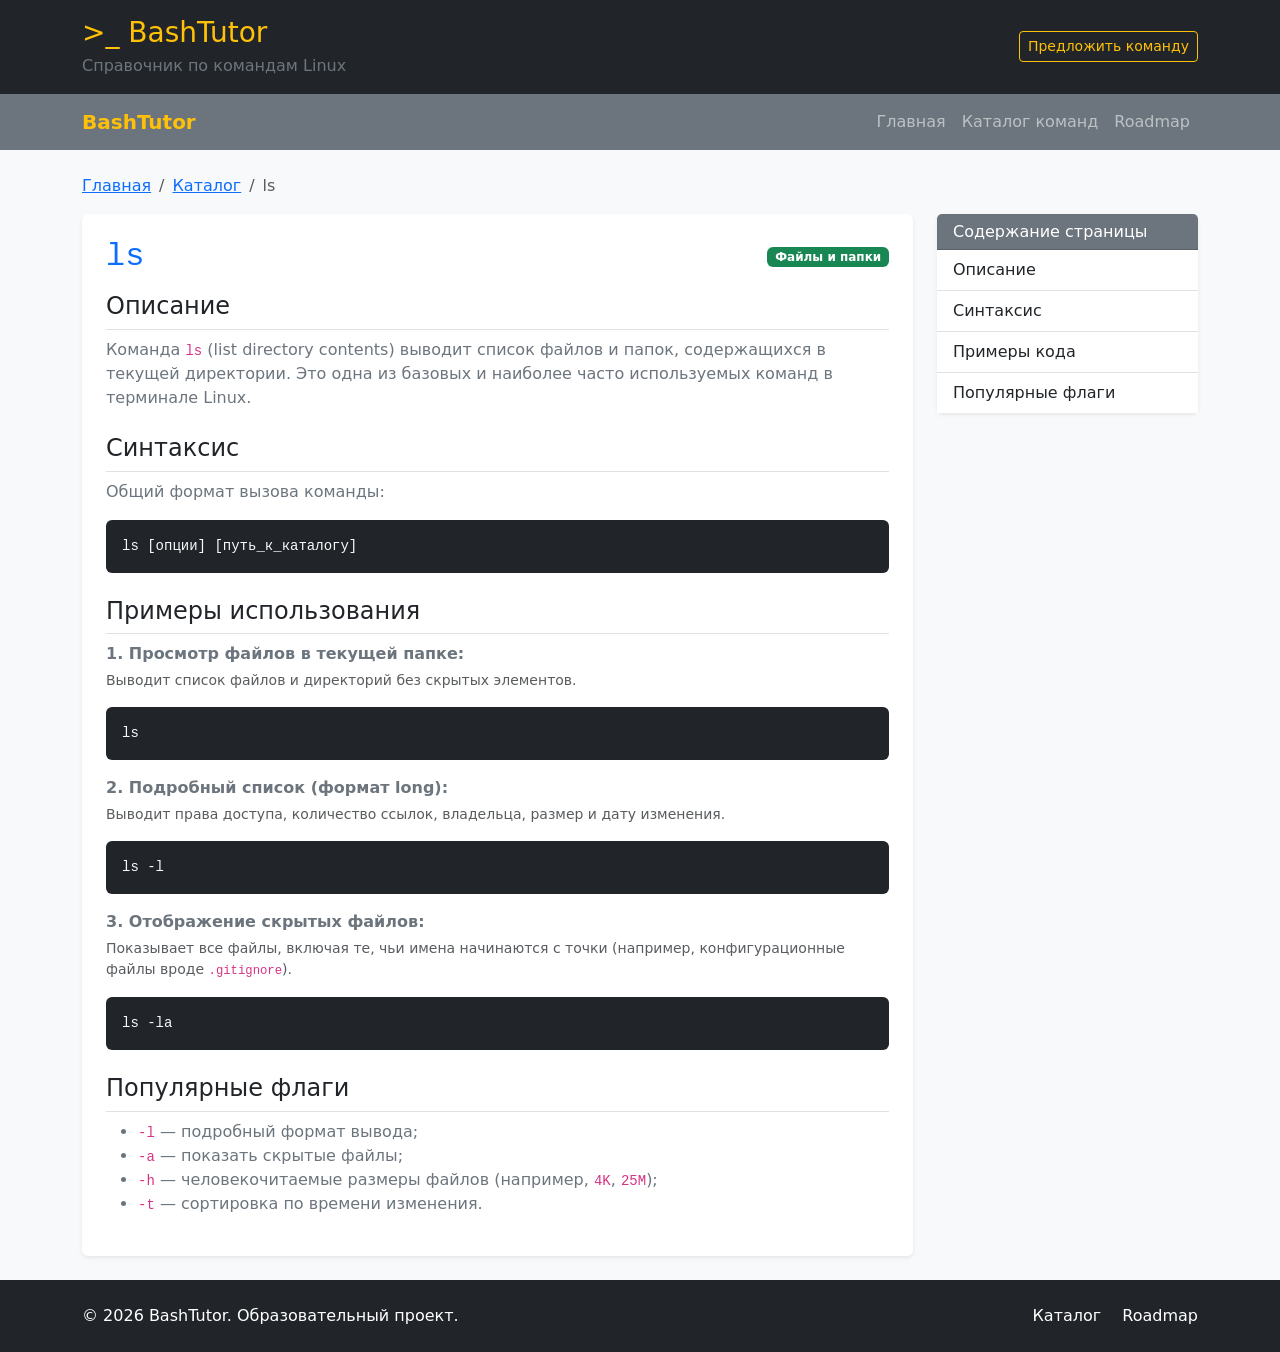
<file: comands/comand-ls.html>
<!DOCTYPE html>
<html lang="ru">

<head>
    <meta charset="UTF-8">
    <meta name="viewport" content="width=device-width, initial-scale=1.0">
    <title>Команда ls — Документация BashTutor</title>
    <link href="https://cdn.jsdelivr.net/npm/bootstrap@5.3.3/dist/css/bootstrap.min.css" rel="stylesheet">
    <link rel="stylesheet" href="../css/custom.css">
</head>

<body class="d-flex flex-column min-vh-100 bg-light">

    <!-- Шапка сайта -->
    <header class="bg-dark text-white py-3">
        <div class="container">
            <div class="row align-items-center">
                <div class="col-12 col-md-8">
                    <h1 class="h3 mb-1 text-warning">&gt;_ BashTutor</h1>
                    <p class="mb-0 text-secondary">Справочник по командам Linux</p>
                </div>
                <div class="col-12 col-md-4 text-md-end mt-2 mt-md-0">
                    <button type="button" class="btn btn-outline-warning btn-sm" data-bs-toggle="modal"
                        data-bs-target="#feedbackModal">
                        Предложить команду
                    </button>
                </div>
            </div>
        </div>
    </header>

    <!-- Навигация -->
    <nav class="navbar navbar-expand-lg navbar-dark bg-secondary">
        <div class="container">
            <a class="navbar-brand fw-bold text-warning" href="index.html">BashTutor</a>
            <button class="navbar-toggler" type="button" data-bs-toggle="collapse" data-bs-target="#mainNavbar">
                <span class="navbar-toggler-icon"></span>
            </button>
            <div class="collapse navbar-collapse" id="mainNavbar">
                <ul class="navbar-nav ms-auto">
                    <li class="nav-item"><a class="nav-link" href="../index.html">Главная</a></li>
                    <li class="nav-item"><a class="nav-link" href="../catalog.html">Каталог команд</a></li>
                    <li class="nav-item"><a class="nav-link" href="../roadmap.html">Roadmap</a></li>
                </ul>
            </div>
        </div>
    </nav>

    <!-- Основной контент -->
    <main class="container my-4 flex-grow-1">
        <!-- Хлебные крошки -->
        <nav aria-label="breadcrumb">
            <ol class="breadcrumb">
                <li class="breadcrumb-item"><a href="../index.html">Главная</a></li>
                <li class="breadcrumb-item"><a href="../catalog.html">Каталог</a></li>
                <li class="breadcrumb-item active" aria-current="page">ls</li>
            </ol>
        </nav>

        <div class="row">
            <!-- Документация команды (Основная колонка) -->
            <div class="col-12 col-lg-9">
                <div class="bg-white p-4 rounded shadow-sm">
                    <div class="d-flex justify-content-between align-items-center mb-3">
                        <h1 class="h2 font-monospace text-primary mb-0">ls</h1>
                        <span class="badge bg-success">Файлы и папки</span>
                    </div>

                    <!-- Описание -->
                    <section id="description" class="mb-4">
                        <h2 class="h4 border-bottom pb-2">Описание</h2>
                        <p class="text-secondary">
                            Команда <code>ls</code> (list directory contents) выводит список файлов и папок,
                            содержащихся в текущей директории. Это одна из базовых и наиболее часто используемых команд
                            в терминале Linux.
                        </p>
                    </section>

                    <!-- Синтаксис -->
                    <section id="syntax" class="mb-4">
                        <h2 class="h4 border-bottom pb-2">Синтаксис</h2>
                        <p class="text-secondary">Общий формат вызова команды:</p>
                        <pre
                            class="bg-dark text-light p-3 rounded"><code class="language-bash">ls [опции] [путь_к_каталогу]</code></pre>
                    </section>

                    <!-- Примеры с кодом -->
                    <section id="examples" class="mb-4">
                        <h2 class="h4 border-bottom pb-2">Примеры использования</h2>

                        <p class="text-secondary fw-bold mb-1">1. Просмотр файлов в текущей папке:</p>
                        <p class="text-muted small">Выводит список файлов и директорий без скрытых элементов.</p>
                        <pre class="bg-dark text-light p-3 rounded"><code class="language-bash">ls</code></pre>

                        <p class="text-secondary fw-bold mb-1 mt-3">2. Подробный список (формат long):</p>
                        <p class="text-muted small">Выводит права доступа, количество ссылок, владельца, размер и дату
                            изменения.</p>
                        <pre class="bg-dark text-light p-3 rounded"><code class="language-bash">ls -l</code></pre>

                        <p class="text-secondary fw-bold mb-1 mt-3">3. Отображение скрытых файлов:</p>
                        <p class="text-muted small">Показывает все файлы, включая те, чьи имена начинаются с точки
                            (например, конфигурационные файлы вроде <code>.gitignore</code>).</p>
                        <pre class="bg-dark text-light p-3 rounded"><code class="language-bash">ls -la</code></pre>
                    </section>

                    <!-- Флаги / Опции -->
                    <section id="flags">
                        <h2 class="h4 border-bottom pb-2">Популярные флаги</h2>
                        <ul class="text-secondary">
                            <li><code>-l</code> — подробный формат вывода;</li>
                            <li><code>-a</code> — показать скрытые файлы;</li>
                            <li><code>-h</code> — человекочитаемые размеры файлов (например, <code>4K</code>,
                                <code>25M</code>);</li>
                            <li><code>-t</code> — сортировка по времени изменения.</li>
                        </ul>
                    </section>
                </div>
            </div>

            <!-- Боковая плашка с переключением по заголовкам (Sidebar) -->
            <div class="col-12 col-lg-3 mt-4 mt-lg-0">
                <div class="sticky-top" style="top: 20px;">
                    <div class="card shadow-sm border-0">
                        <div class="card-header bg-secondary text-white">
                            <h5 class="card-title h6 mb-0">Содержание страницы</h5>
                        </div>
                        <div class="card-body p-0">
                            <div class="list-group list-group-flush">
                                <a href="#description" class="list-group-item list-group-item-action">Описание</a>
                                <a href="#syntax" class="list-group-item list-group-item-action">Синтаксис</a>
                                <a href="#examples" class="list-group-item list-group-item-action">Примеры кода</a>
                                <a href="#flags" class="list-group-item list-group-item-action">Популярные флаги</a>
                            </div>
                        </div>
                    </div>
                </div>
            </div>
        </div>
    </main>

    <!-- Модальное окно обратной связи -->
    <div class="modal fade" id="feedbackModal" tabindex="-1" aria-hidden="true">
        <div class="modal-dialog modal-dialog-centered">
            <div class="modal-content">
                <div class="modal-header bg-primary text-white">
                    <h5 class="modal-title">Предложить новую команду</h5>
                    <button type="button" class="btn-close btn-close-white" data-bs-dismiss="modal"></button>
                </div>
                <div class="modal-body py-4">
                    <form>
                        <div class="mb-3">
                            <label class="form-label">Название команды</label>
                            <input type="text" class="form-control" placeholder="например, htop">
                        </div>
                    </form>
                </div>
                <div class="modal-footer">
                    <button type="button" class="btn btn-secondary" data-bs-dismiss="modal">Закрыть</button>
                    <button type="button" class="btn btn-primary">Отправить</button>
                </div>
            </div>
        </div>
    </div>

    <!-- Подвал -->
    <footer class="bg-dark text-white py-4 mt-auto">
        <div class="container">
            <div class="row align-items-center g-3">
                <div class="col-12 col-md-6">
                    <p class="mb-0">&copy; 2026 BashTutor. Образовательный проект.</p>
                </div>
                <div class="col-12 col-md-6 text-md-end">
                    <a class="text-white text-decoration-none me-3" href="catalog.html">Каталог</a>
                    <a class="text-white text-decoration-none" href="roadmap.html">Roadmap</a>
                </div>
            </div>
        </div>
    </footer>

    <script src="https://cdn.jsdelivr.net/npm/bootstrap@5.3.3/dist/js/bootstrap.bundle.min.js"></script>
</body>

</html>
</file>
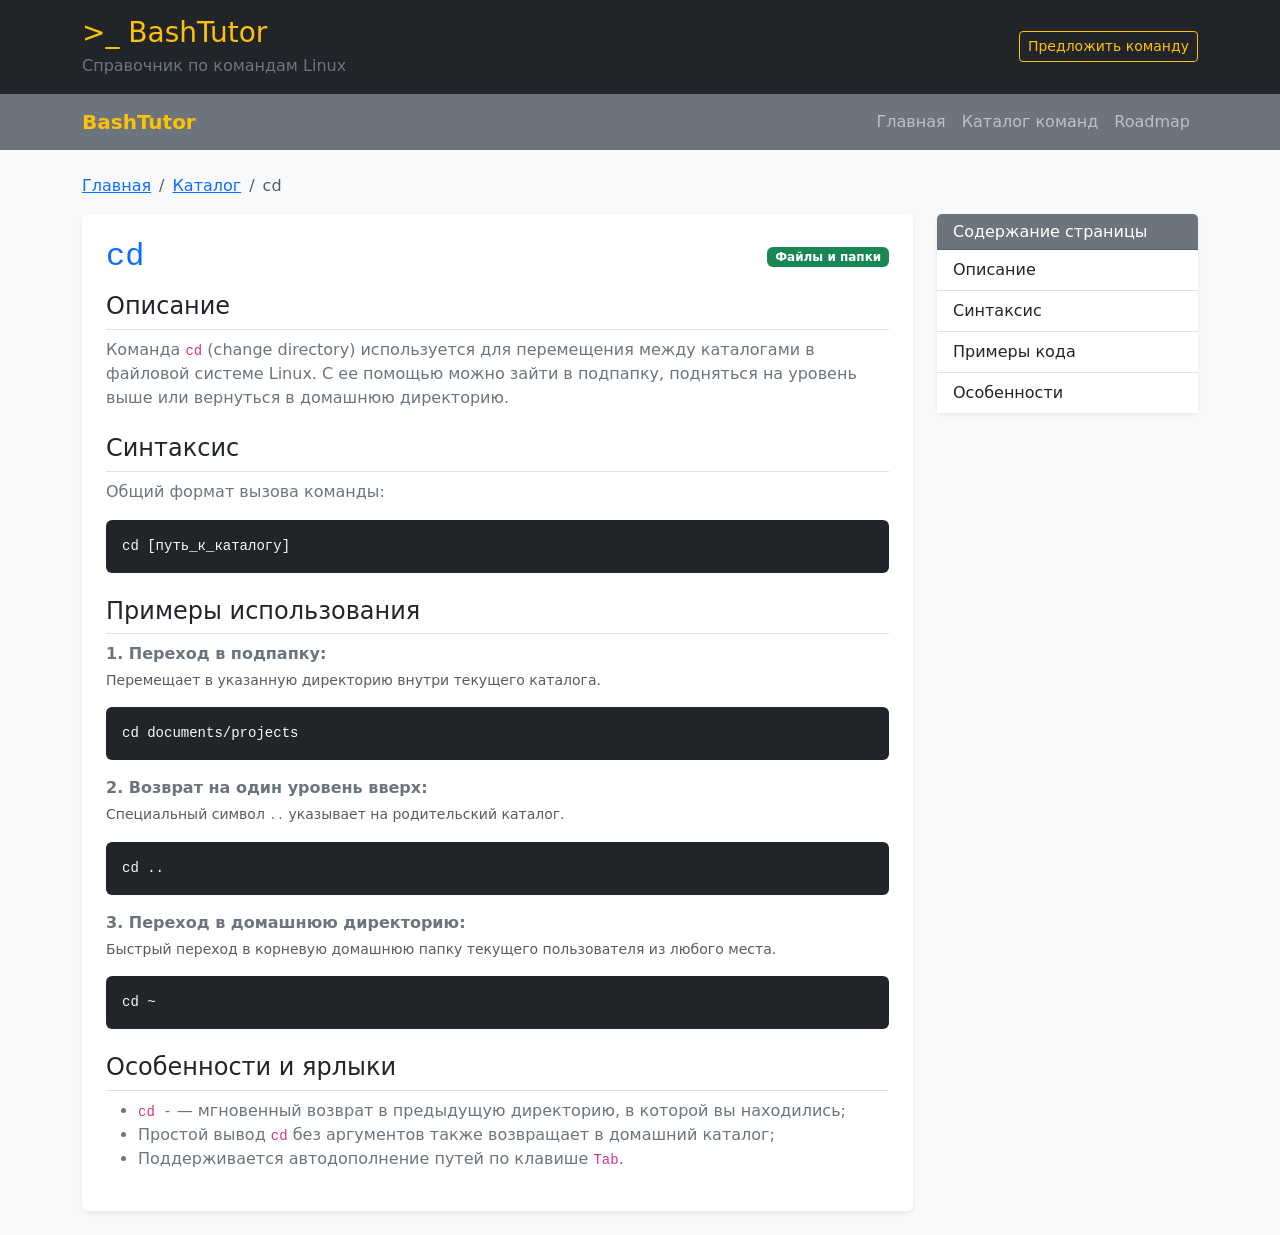
<file: comands/command-cd.html>
<!DOCTYPE html>
<html lang="ru">

<head>
    <meta charset="UTF-8">
    <meta name="viewport" content="width=device-width, initial-scale=1.0">
    <title>Команда cd — Документация BashTutor</title>
    <link href="https://cdn.jsdelivr.net/npm/bootstrap@5.3.3/dist/css/bootstrap.min.css" rel="stylesheet">
    <link rel="stylesheet" href="../css/custom.css">
</head>

<body class="d-flex flex-column min-vh-100 bg-light">

    <!-- Шапка сайта -->
    <header class="bg-dark text-white py-3">
        <div class="container">
            <div class="row align-items-center">
                <div class="col-12 col-md-8">
                    <h1 class="h3 mb-1 text-warning">&gt;_ BashTutor</h1>
                    <p class="mb-0 text-secondary">Справочник по командам Linux</p>
                </div>
                <div class="col-12 col-md-4 text-md-end mt-2 mt-md-0">
                    <button type="button" class="btn btn-outline-warning btn-sm" data-bs-toggle="modal"
                        data-bs-target="#feedbackModal">
                        Предложить команду
                    </button>
                </div>
            </div>
        </div>
    </header>

    <!-- Навигация -->
    <nav class="navbar navbar-expand-lg navbar-dark bg-secondary">
        <div class="container">
            <a class="navbar-brand fw-bold text-warning" href="../index.html">BashTutor</a>
            <button class="navbar-toggler" type="button" data-bs-toggle="collapse" data-bs-target="#mainNavbar">
                <span class="navbar-toggler-icon"></span>
            </button>
            <div class="collapse navbar-collapse" id="mainNavbar">
                <ul class="navbar-nav ms-auto">
                    <li class="nav-item"><a class="nav-link" href="../index.html">Главная</a></li>
                    <li class="nav-item"><a class="nav-link" href="../catalog.html">Каталог команд</a></li>
                    <li class="nav-item"><a class="nav-link" href="../roadmap.html">Roadmap</a></li>
                </ul>
            </div>
        </div>
    </nav>

    <!-- Основной контент -->
    <main class="container my-4 flex-grow-1">
        <!-- Хлебные крошки -->
        <nav aria-label="breadcrumb">
            <ol class="breadcrumb">
                <li class="breadcrumb-item"><a href="../index.html">Главная</a></li>
                <li class="breadcrumb-item"><a href="../catalog.html">Каталог</a></li>
                <li class="breadcrumb-item active" aria-current="page">cd</li>
            </ol>
        </nav>

        <div class="row">
            <!-- Документация команды (Основная колонка) -->
            <div class="col-12 col-lg-9">
                <div class="bg-white p-4 rounded shadow-sm">
                    <div class="d-flex justify-content-between align-items-center mb-3">
                        <h1 class="h2 font-monospace text-primary mb-0">cd</h1>
                        <span class="badge bg-success">Файлы и папки</span>
                    </div>

                    <!-- Описание -->
                    <section id="description" class="mb-4">
                        <h2 class="h4 border-bottom pb-2">Описание</h2>
                        <p class="text-secondary">
                            Команда <code>cd</code> (change directory) используется для перемещения между каталогами в
                            файловой системе Linux. С ее помощью можно зайти в подпапку, подняться на уровень выше или
                            вернуться в домашнюю директорию.
                        </p>
                    </section>

                    <!-- Синтаксис -->
                    <section id="syntax" class="mb-4">
                        <h2 class="h4 border-bottom pb-2">Синтаксис</h2>
                        <p class="text-secondary">Общий формат вызова команды:</p>
                        <pre
                            class="bg-dark text-light p-3 rounded"><code class="language-bash">cd [путь_к_каталогу]</code></pre>
                    </section>

                    <!-- Примеры с кодом -->
                    <section id="examples" class="mb-4">
                        <h2 class="h4 border-bottom pb-2">Примеры использования</h2>

                        <p class="text-secondary fw-bold mb-1">1. Переход в подпапку:</p>
                        <p class="text-muted small">Перемещает в указанную директорию внутри текущего каталога.</p>
                        <pre
                            class="bg-dark text-light p-3 rounded"><code class="language-bash">cd documents/projects</code></pre>

                        <p class="text-secondary fw-bold mb-1 mt-3">2. Возврат на один уровень вверх:</p>
                        <p class="text-muted small">Специальный символ <code>..</code> указывает на родительский
                            каталог.</p>
                        <pre class="bg-dark text-light p-3 rounded"><code class="language-bash">cd ..</code></pre>

                        <p class="text-secondary fw-bold mb-1 mt-3">3. Переход в домашнюю директорию:</p>
                        <p class="text-muted small">Быстрый переход в корневую домашнюю папку текущего пользователя из
                            любого места.</p>
                        <pre class="bg-dark text-light p-3 rounded"><code class="language-bash">cd ~</code></pre>
                    </section>

                    <!-- Полезные особенности -->
                    <section id="features">
                        <h2 class="h4 border-bottom pb-2">Особенности и ярлыки</h2>
                        <ul class="text-secondary">
                            <li><code>cd -</code> — мгновенный возврат в предыдущую директорию, в которой вы находились;
                            </li>
                            <li>Простой вывод <code>cd</code> без аргументов также возвращает в домашний каталог;</li>
                            <li>Поддерживается автодополнение путей по клавише <code>Tab</code>.</li>
                        </ul>
                    </section>
                </div>
            </div>

            <!-- Боковая плашка с переключением по заголовкам (Sidebar) -->
            <div class="col-12 col-lg-3 mt-4 mt-lg-0">
                <div class="sticky-top" style="top: 20px;">
                    <div class="card shadow-sm border-0">
                        <div class="card-header bg-secondary text-white">
                            <h5 class="card-title h6 mb-0">Содержание страницы</h5>
                        </div>
                        <div class="card-body p-0">
                            <div class="list-group list-group-flush">
                                <a href="#description" class="list-group-item list-group-item-action">Описание</a>
                                <a href="#syntax" class="list-group-item list-group-item-action">Синтаксис</a>
                                <a href="#examples" class="list-group-item list-group-item-action">Примеры кода</a>
                                <a href="#features" class="list-group-item list-group-item-action">Особенности</a>
                            </div>
                        </div>
                    </div>
                </div>
            </div>
        </div>
    </main>

    <!-- Модальное окно обратной связи -->
    <div class="modal fade" id="feedbackModal" tabindex="-1" aria-hidden="true">
        <div class="modal-dialog
</file>
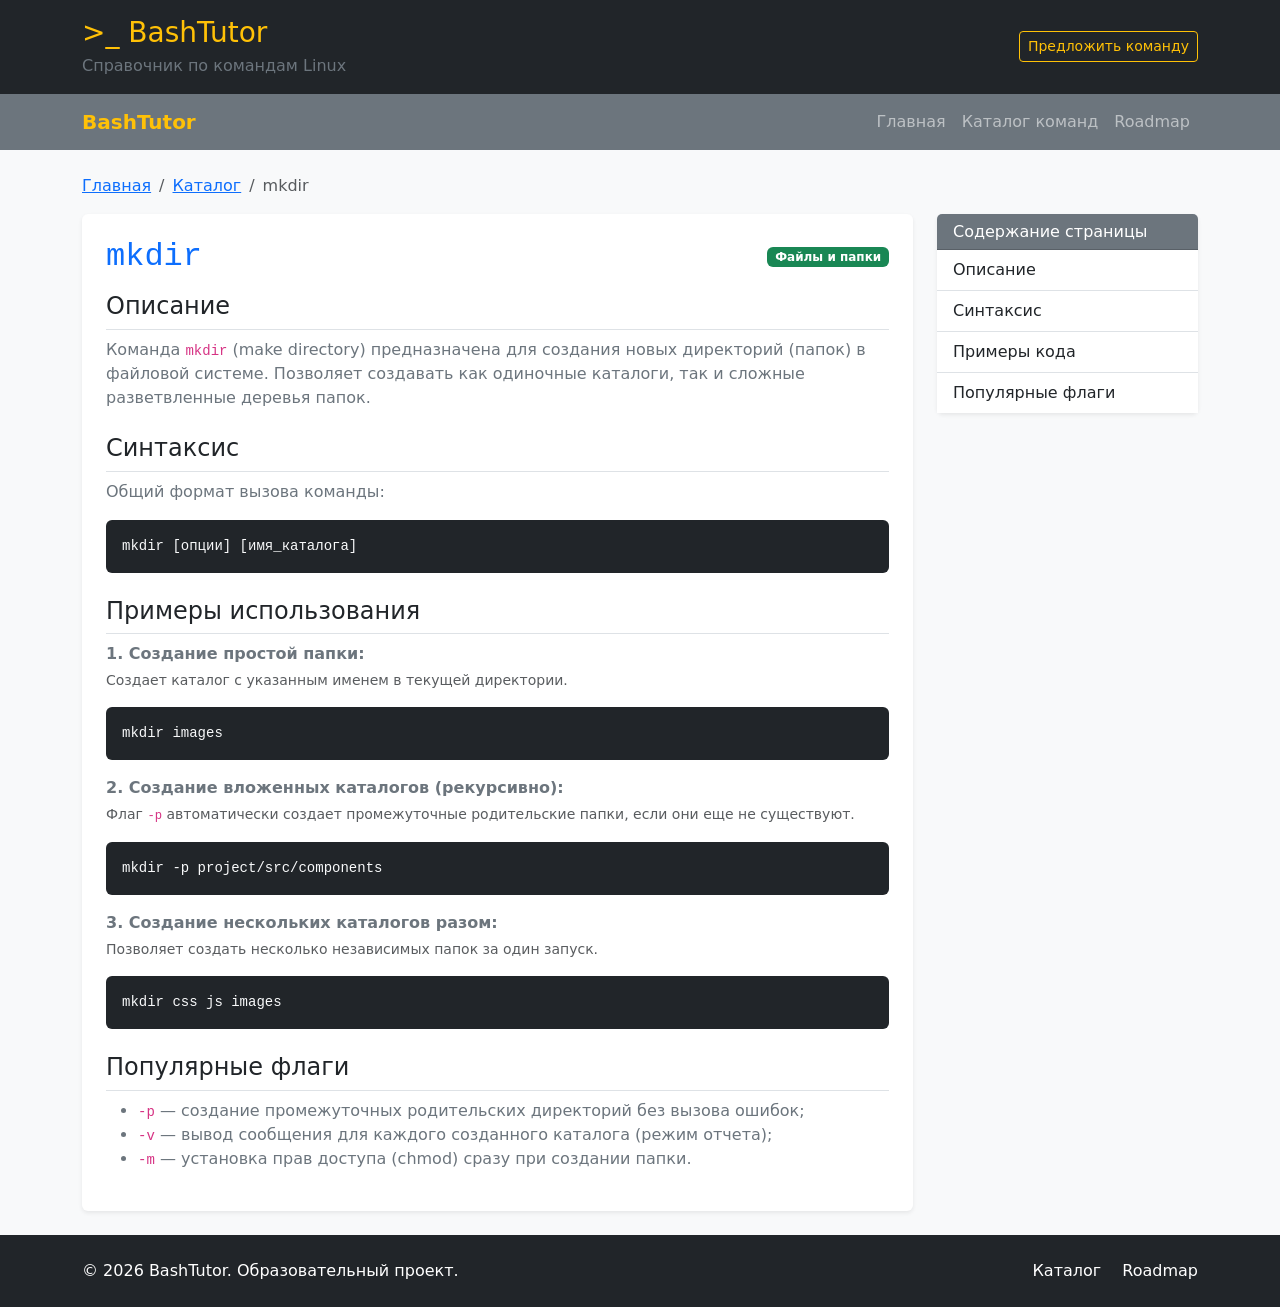
<file: comands/command-mkdir.html>
<!DOCTYPE html>
<html lang="ru">

<head>
    <meta charset="UTF-8">
    <meta name="viewport" content="width=device-width, initial-scale=1.0">
    <title>Команда mkdir — Документация BashTutor</title>
    <link href="https://cdn.jsdelivr.net/npm/bootstrap@5.3.3/dist/css/bootstrap.min.css" rel="stylesheet">
    <link rel="stylesheet" href="../css/custom.css">
</head>

<body class="d-flex flex-column min-vh-100 bg-light">

    <!-- Шапка сайта -->
    <header class="bg-dark text-white py-3">
        <div class="container">
            <div class="row align-items-center">
                <div class="col-12 col-md-8">
                    <h1 class="h3 mb-1 text-warning">&gt;_ BashTutor</h1>
                    <p class="mb-0 text-secondary">Справочник по командам Linux</p>
                </div>
                <div class="col-12 col-md-4 text-md-end mt-2 mt-md-0">
                    <button type="button" class="btn btn-outline-warning btn-sm" data-bs-toggle="modal"
                        data-bs-target="#feedbackModal">
                        Предложить команду
                    </button>
                </div>
            </div>
        </div>
    </header>

    <nav class="navbar navbar-expand-lg navbar-dark bg-secondary">
        <div class="container">
            <a class="navbar-brand fw-bold text-warning" href="index.html">BashTutor</a>
            <button class="navbar-toggler" type="button" data-bs-toggle="collapse" data-bs-target="#mainNavbar">
                <span class="navbar-toggler-icon"></span>
            </button>
            <div class="collapse navbar-collapse" id="mainNavbar">
                <ul class="navbar-nav ms-auto">
                    <li class="nav-item"><a class="nav-link" href="../index.html">Главная</a></li>
                    <li class="nav-item"><a class="nav-link" href="../catalog.html">Каталог команд</a></li>
                    <li class="nav-item"><a class="nav-link" href="../roadmap.html">Roadmap</a></li>
                </ul>
            </div>
        </div>
    </nav>

    <main class="container my-4 flex-grow-1">
        <nav aria-label="breadcrumb">
            <ol class="breadcrumb">
                <li class="breadcrumb-item"><a href="../index.html">Главная</a></li>
                <li class="breadcrumb-item"><a href="../catalog.html">Каталог</a></li>
                <li class="breadcrumb-item active" aria-current="page">mkdir</li>
            </ol>
        </nav>

        <div class="row">
            <div class="col-12 col-lg-9">
                <div class="bg-white p-4 rounded shadow-sm">
                    <div class="d-flex justify-content-between align-items-center mb-3">
                        <h1 class="h2 font-monospace text-primary mb-0">mkdir</h1>
                        <span class="badge bg-success">Файлы и папки</span>
                    </div>

                    <section id="description" class="mb-4">
                        <h2 class="h4 border-bottom pb-2">Описание</h2>
                        <p class="text-secondary">
                            Команда <code>mkdir</code> (make directory) предназначена для создания новых директорий
                            (папок) в файловой системе. Позволяет создавать как одиночные каталоги, так и сложные
                            разветвленные деревья папок.
                        </p>
                    </section>

                    <!-- Синтаксис -->
                    <section id="syntax" class="mb-4">
                        <h2 class="h4 border-bottom pb-2">Синтаксис</h2>
                        <p class="text-secondary">Общий формат вызова команды:</p>
                        <pre
                            class="bg-dark text-light p-3 rounded"><code class="language-bash">mkdir [опции] [имя_каталога]</code></pre>
                    </section>

                    <!-- Примеры с кодом -->
                    <section id="examples" class="mb-4">
                        <h2 class="h4 border-bottom pb-2">Примеры использования</h2>

                        <p class="text-secondary fw-bold mb-1">1. Создание простой папки:</p>
                        <p class="text-muted small">Создает каталог с указанным именем в текущей директории.</p>
                        <pre
                            class="bg-dark text-light p-3 rounded"><code class="language-bash">mkdir images</code></pre>

                        <p class="text-secondary fw-bold mb-1 mt-3">2. Создание вложенных каталогов (рекурсивно):</p>
                        <p class="text-muted small">Флаг <code>-p</code> автоматически создает промежуточные
                            родительские папки, если они еще не существуют.</p>
                        <pre
                            class="bg-dark text-light p-3 rounded"><code class="language-bash">mkdir -p project/src/components</code></pre>

                        <p class="text-secondary fw-bold mb-1 mt-3">3. Создание нескольких каталогов разом:</p>
                        <p class="text-muted small">Позволяет создать несколько независимых папок за один запуск.</p>
                        <pre
                            class="bg-dark text-light p-3 rounded"><code class="language-bash">mkdir css js images</code></pre>
                    </section>

                    <!-- Популярные флаги -->
                    <section id="flags">
                        <h2 class="h4 border-bottom pb-2">Популярные флаги</h2>
                        <ul class="text-secondary">
                            <li><code>-p</code> — создание промежуточных родительских директорий без вызова ошибок;</li>
                            <li><code>-v</code> — вывод сообщения для каждого созданного каталога (режим отчета);</li>
                            <li><code>-m</code> — установка прав доступа (chmod) сразу при создании папки.</li>
                        </ul>
                    </section>
                </div>
            </div>

            <!-- Боковая плашка с переключением по заголовкам (Sidebar) -->
            <div class="col-12 col-lg-3 mt-4 mt-lg-0">
                <div class="sticky-top" style="top: 20px;">
                    <div class="card shadow-sm border-0">
                        <div class="card-header bg-secondary text-white">
                            <h5 class="card-title h6 mb-0">Содержание страницы</h5>
                        </div>
                        <div class="card-body p-0">
                            <div class="list-group list-group-flush">
                                <a href="#description" class="list-group-item list-group-item-action">Описание</a>
                                <a href="#syntax" class="list-group-item list-group-item-action">Синтаксис</a>
                                <a href="#examples" class="list-group-item list-group-item-action">Примеры кода</a>
                                <a href="#flags" class="list-group-item list-group-item-action">Популярные флаги</a>
                            </div>
                        </div>
                    </div>
                </div>
            </div>
        </div>
    </main>

    <!-- Модальное окно обратной связи -->
    <div class="modal fade" id="feedbackModal" tabindex="-1" aria-hidden="true">
        <div class="modal-dialog modal-dialog-centered">
            <div class="modal-content">
                <div class="modal-header bg-primary text-white">
                    <h5 class="modal-title">Предложить новую команду</h5>
                    <button type="button" class="btn-close btn-close-white" data-bs-dismiss="modal"></button>
                </div>
                <div class="modal-body py-4">
                    <form>
                        <div class="mb-3">
                            <label class="form-label">Название команды</label>
                            <input type="text" class="form-control" placeholder="например, htop">
                        </div>
                    </form>
                </div>
                <div class="modal-footer">
                    <button type="button" class="btn btn-secondary" data-bs-dismiss="modal">Закрыть</button>
                    <button type="button" class="btn btn-primary">Отправить</button>
                </div>
            </div>
        </div>
    </div>

    <!-- Подвал -->
    <footer class="bg-dark text-white py-4 mt-auto">
        <div class="container">
            <div class="row align-items-center g-3">
                <div class="col-12 col-md-6">
                    <p class="mb-0">&copy; 2026 BashTutor. Образовательный проект.</p>
                </div>
                <div class="col-12 col-md-6 text-md-end">
                    <a class="text-white text-decoration-none me-3" href="catalog.html">Каталог</a>
                    <a class="text-white text-decoration-none" href="roadmap.html">Roadmap</a>
                </div>
            </div>
        </div>
    </footer>

    <script src="https://cdn.jsdelivr.net/npm/bootstrap@5.3.3/dist/js/bootstrap.bundle.min.js"></script>
</body>

</html>
</file>
<file: css/custom.css>
body {
  min-height: 100vh;
}

.placeholder-box {
  min-height: 200px;
  box-shadow: 0 4px 10px rgba(0, 0, 0, 0.15);
}

#backToTopBtn {
  display: none;
  z-index: 1050;
}


.card-illustration {
  background-color: #f8f9fa;
  border-bottom: 1px solid rgba(0, 0, 0, 0.05);
}

.card-illustration img {
  max-height: 150px;
  object-fit: contain;
}
</file>
